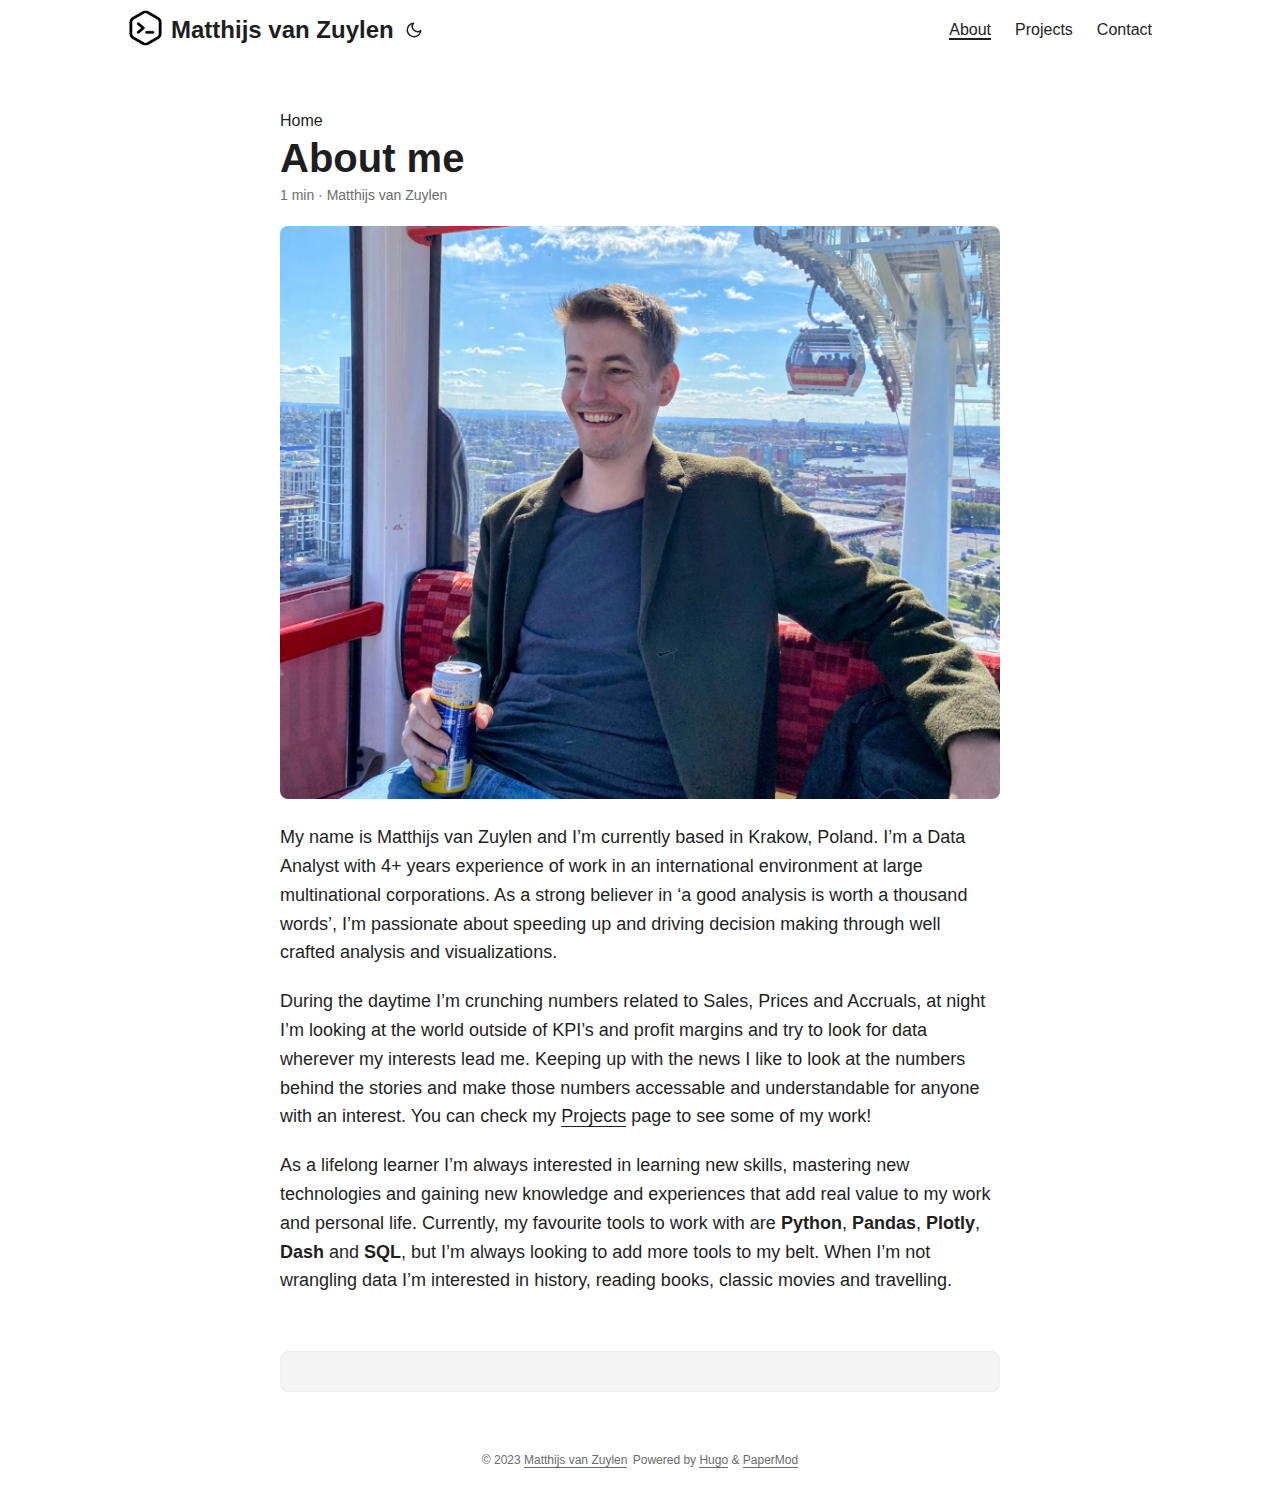
<file: about/index.html>
<!doctype html><html lang=en dir=auto><head><meta charset=utf-8><meta http-equiv=x-ua-compatible content="IE=edge"><meta name=viewport content="width=device-width,initial-scale=1,shrink-to-fit=no"><meta name=robots content="index, follow"><title>About me | Matthijs van Zuylen</title><meta name=keywords content><meta name=description content="My name is Matthijs van Zuylen and I&rsquo;m currently based in Krakow, Poland. I&rsquo;m a Data Analyst with 4+ years experience of work in an international environment at large multinational corporations. As a strong believer in &lsquo;A good analysis is worth a thousand words&rsquo;, I&rsquo;m passionate about speeding up and driving decision making through well crafted analysis and visualizations. During the daytime I&rsquo;m crunching numbers related to Sales, Prices and Accruals, at night I&rsquo;m looking at the world outside of KPI&rsquo;s and profit margins and try to look for data wherever my interests lead me."><meta name=author content="Matthijs van Zuylen"><link rel=canonical href=https://matthijsvz88.github.io/about/><link crossorigin=anonymous href=https://matthijsvz88.github.io/assets/css/stylesheet.min.034ca62fa23e1a5cfde329cf41de667fa01bcf1c752fd52da721520e3ac959b1.css integrity="sha256-A0ymL6I+Glz94ynPQd5mf6Abzxx1L9UtpyFSDjrJWbE=" rel="preload stylesheet" as=style><script defer crossorigin=anonymous src=https://matthijsvz88.github.io/assets/js/highlight.min.b95bacdc39e37a332a9f883b1e78be4abc1fdca2bc1f2641f55e3cd3dabd4d61.js integrity="sha256-uVus3DnjejMqn4g7Hni+Srwf3KK8HyZB9V4809q9TWE=" onload=hljs.initHighlightingOnLoad()></script>
<link rel=icon href=https://matthijsvz88.github.io/%3Clink%20/%20abs%20url%3E><link rel=icon type=image/png sizes=16x16 href=https://matthijsvz88.github.io/%3Clink%20/%20abs%20url%3E><link rel=icon type=image/png sizes=32x32 href=https://matthijsvz88.github.io/%3Clink%20/%20abs%20url%3E><link rel=apple-touch-icon href=https://matthijsvz88.github.io/%3Clink%20/%20abs%20url%3E><link rel=mask-icon href=https://matthijsvz88.github.io/%3Clink%20/%20abs%20url%3E><meta name=theme-color content="#2e2e33"><meta name=msapplication-TileColor content="#2e2e33"><noscript><style>#theme-toggle,.top-link{display:none}</style></noscript><meta property="og:title" content="About me"><meta property="og:description" content="My name is Matthijs van Zuylen and I&rsquo;m currently based in Krakow, Poland. I&rsquo;m a Data Analyst with 4+ years experience of work in an international environment at large multinational corporations. As a strong believer in &lsquo;A good analysis is worth a thousand words&rsquo;, I&rsquo;m passionate about speeding up and driving decision making through well crafted analysis and visualizations. During the daytime I&rsquo;m crunching numbers related to Sales, Prices and Accruals, at night I&rsquo;m looking at the world outside of KPI&rsquo;s and profit margins and try to look for data wherever my interests lead me."><meta property="og:type" content="article"><meta property="og:url" content="https://matthijsvz88.github.io/about/"><meta property="og:image" content="https://matthijsvz88.github.io/about/images/mvzcover.png"><meta property="article:section" content><meta property="og:site_name" content="MatthijsvanZuylen"><meta name=twitter:card content="summary_large_image"><meta name=twitter:image content="https://matthijsvz88.github.io/about/images/mvzcover.png"><meta name=twitter:title content="About me"><meta name=twitter:description content="My name is Matthijs van Zuylen and I&rsquo;m currently based in Krakow, Poland. I&rsquo;m a Data Analyst with 4+ years experience of work in an international environment at large multinational corporations. As a strong believer in &lsquo;A good analysis is worth a thousand words&rsquo;, I&rsquo;m passionate about speeding up and driving decision making through well crafted analysis and visualizations. During the daytime I&rsquo;m crunching numbers related to Sales, Prices and Accruals, at night I&rsquo;m looking at the world outside of KPI&rsquo;s and profit margins and try to look for data wherever my interests lead me."><script type=application/ld+json>{"@context":"https://schema.org","@type":"BreadcrumbList","itemListElement":[{"@type":"ListItem","position":1,"name":"About me","item":"https://matthijsvz88.github.io/about/"}]}</script><script type=application/ld+json>{"@context":"https://schema.org","@type":"BlogPosting","headline":"About me","name":"About me","description":"My name is Matthijs van Zuylen and I\u0026rsquo;m currently based in Krakow, Poland. I\u0026rsquo;m a Data Analyst with 4+ years experience of work in an international environment at large multinational corporations. As a strong believer in \u0026lsquo;a good analysis is worth a thousand words\u0026rsquo;, I\u0026rsquo;m passionate about speeding up and driving decision making through well crafted analysis and visualizations. During the daytime I\u0026rsquo;m crunching numbers related to Sales, Prices and Accruals, at night I\u0026rsquo;m looking at the world outside of KPI\u0026rsquo;s and profit margins and try to look for data wherever my interests lead me.","keywords":[],"articleBody":" My name is Matthijs van Zuylen and I’m currently based in Krakow, Poland. I’m a Data Analyst with 4+ years experience of work in an international environment at large multinational corporations. As a strong believer in ‘A good analysis is worth a thousand words’, I’m passionate about speeding up and driving decision making through well crafted analysis and visualizations. During the daytime I’m crunching numbers related to Sales, Prices and Accruals, at night I’m looking at the world outside of KPI’s and profit margins and try to look for data wherever my interests lead me. Keeping up with the news I like to look at the numbers behind the stories and make those numbers accessable and understandable for anyone with an interest. You can check my Projects page to see some of my work!\nAs a lifelong learner I’m always interested in learning new skills, mastering new technologies and gaining new knowledge and experiences that add real value to my work and personal life. Currently, my favourite tools to work with are Python, Pandas, Plotly, Dash and SQL, but I’m always looking to add more tools to my belt. When I’m not wrangling data I’m interested in history, reading books, classic movies and travelling.\n","wordCount":"204","inLanguage":"en","image":"https://matthijsvz88.github.io/about/images/mvzcover.png","datePublished":"0001-01-01T00:00:00Z","dateModified":"0001-01-01T00:00:00Z","author":{"@type":"Person","name":"Matthijs van Zuylen"},"mainEntityOfPage":{"@type":"WebPage","@id":"https://matthijsvz88.github.io/about/"},"publisher":{"@type":"Organization","name":"Matthijs van Zuylen","logo":{"@type":"ImageObject","url":"https://matthijsvz88.github.io/%3Clink%20/%20abs%20url%3E"}}}</script></head><body id=top><script>localStorage.getItem("pref-theme")==="dark"&&document.body.classList.add("dark")</script><header class=header><nav class=nav><div class=logo><a href=https://matthijsvz88.github.io/ accesskey=h title="Matthijs van Zuylen (Alt + H)"><img src=https://matthijsvz88.github.io/images/coding.png alt=logo aria-label=logo height=35>Matthijs van Zuylen</a>
<span class=logo-switches><button id=theme-toggle accesskey=t title="(Alt + T)"><svg id="moon" xmlns="http://www.w3.org/2000/svg" width="24" height="24" viewBox="0 0 24 24" fill="none" stroke="currentcolor" stroke-width="2" stroke-linecap="round" stroke-linejoin="round"><path d="M21 12.79A9 9 0 1111.21 3 7 7 0 0021 12.79z"/></svg><svg id="sun" xmlns="http://www.w3.org/2000/svg" width="24" height="24" viewBox="0 0 24 24" fill="none" stroke="currentcolor" stroke-width="2" stroke-linecap="round" stroke-linejoin="round"><circle cx="12" cy="12" r="5"/><line x1="12" y1="1" x2="12" y2="3"/><line x1="12" y1="21" x2="12" y2="23"/><line x1="4.22" y1="4.22" x2="5.64" y2="5.64"/><line x1="18.36" y1="18.36" x2="19.78" y2="19.78"/><line x1="1" y1="12" x2="3" y2="12"/><line x1="21" y1="12" x2="23" y2="12"/><line x1="4.22" y1="19.78" x2="5.64" y2="18.36"/><line x1="18.36" y1="5.64" x2="19.78" y2="4.22"/></svg></button></span></div><ul id=menu><li><a href=https://matthijsvz88.github.io/about/ title=About><span class=active>About</span></a></li><li><a href=https://matthijsvz88.github.io/projects/ title=Projects><span>Projects</span></a></li><li><a href=https://matthijsvz88.github.io/contact/ title=Contact><span>Contact</span></a></li></ul></nav></header><main class=main><article class=post-single><header class=post-header><div class=breadcrumbs><a href=https://matthijsvz88.github.io/>Home</a></div><h1 class=post-title>About me</h1><div class=post-meta>1 min&nbsp;·&nbsp;Matthijs van Zuylen</div></header><figure class=entry-cover><img loading=lazy src=https://matthijsvz88.github.io/images/mvzcover.png alt></figure><div class=post-content><p>My name is Matthijs van Zuylen and I&rsquo;m currently based in Krakow, Poland. I&rsquo;m a Data Analyst with 4+ years experience of work in an international environment at large multinational corporations. As a strong believer in &lsquo;a good analysis is worth a thousand words&rsquo;, I&rsquo;m passionate about speeding up and driving decision making through well crafted analysis and visualizations.</p><p> During the daytime I&rsquo;m crunching numbers related to Sales, Prices and Accruals, at night I&rsquo;m looking at the world outside of KPI&rsquo;s and profit margins and try to look for data wherever my interests lead me. Keeping up with the news I like to look at the numbers behind the stories and make those numbers accessable and understandable for anyone with an interest. You can check my <a href=https://matthijsvz88.github.io/projects>Projects</a> page to see some of my work!</p><p>As a lifelong learner I&rsquo;m always interested in learning new skills, mastering new technologies and gaining new knowledge and experiences that add real value to my work and personal life. Currently, my favourite tools to work with are <strong>Python</strong>, <strong>Pandas</strong>, <strong>Plotly</strong>, <strong>Dash</strong> and <strong>SQL</strong>, but I&rsquo;m always looking to add more tools to my belt. When I&rsquo;m not wrangling data I&rsquo;m interested in history, reading books, classic movies and travelling.</p></div><footer class=post-footer><div class=share-buttons><a target=_blank rel="noopener noreferrer" aria-label="share About me on twitter" href="https://twitter.com/intent/tweet/?text=About%20me&amp;url=https%3a%2f%2fmatthijsvz88.github.io%2fabout%2f&amp;hashtags="><svg viewBox="0 0 512 512"><path d="M449.446.0C483.971.0 512 28.03 512 62.554v386.892C512 483.97 483.97 512 449.446 512H62.554c-34.524.0-62.554-28.03-62.554-62.554V62.554c0-34.524 28.029-62.554 62.554-62.554h386.892zM195.519 424.544c135.939.0 210.268-112.643 210.268-210.268.0-3.218.0-6.437-.153-9.502 14.406-10.421 26.973-23.448 36.935-38.314-13.18 5.824-27.433 9.809-42.452 11.648 15.326-9.196 26.973-23.602 32.49-40.92-14.252 8.429-30.038 14.56-46.896 17.931-13.487-14.406-32.644-23.295-53.946-23.295-40.767.0-73.87 33.104-73.87 73.87.0 5.824.613 11.494 1.992 16.858-61.456-3.065-115.862-32.49-152.337-77.241-6.284 10.881-9.962 23.601-9.962 37.088.0 25.594 13.027 48.276 32.95 61.456-12.107-.307-23.448-3.678-33.41-9.196v.92c0 35.862 25.441 65.594 59.311 72.49-6.13 1.686-12.72 2.606-19.464 2.606-4.751.0-9.348-.46-13.946-1.38 9.349 29.426 36.628 50.728 68.965 51.341-25.287 19.771-57.164 31.571-91.8 31.571-5.977.0-11.801-.306-17.625-1.073 32.337 21.15 71.264 33.41 112.95 33.41z"/></svg></a><a target=_blank rel="noopener noreferrer" aria-label="share About me on linkedin" href="https://www.linkedin.com/shareArticle?mini=true&amp;url=https%3a%2f%2fmatthijsvz88.github.io%2fabout%2f&amp;title=About%20me&amp;summary=About%20me&amp;source=https%3a%2f%2fmatthijsvz88.github.io%2fabout%2f"><svg viewBox="0 0 512 512"><path d="M449.446.0C483.971.0 512 28.03 512 62.554v386.892C512 483.97 483.97 512 449.446 512H62.554c-34.524.0-62.554-28.03-62.554-62.554V62.554c0-34.524 28.029-62.554 62.554-62.554h386.892zM160.461 423.278V197.561h-75.04v225.717h75.04zm270.539.0V293.839c0-69.333-37.018-101.586-86.381-101.586-39.804.0-57.634 21.891-67.617 37.266v-31.958h-75.021c.995 21.181.0 225.717.0 225.717h75.02V297.222c0-6.748.486-13.492 2.474-18.315 5.414-13.475 17.767-27.434 38.494-27.434 27.135.0 38.007 20.707 38.007 51.037v120.768H431zM123.448 88.722C97.774 88.722 81 105.601 81 127.724c0 21.658 16.264 39.002 41.455 39.002h.484c26.165.0 42.452-17.344 42.452-39.002-.485-22.092-16.241-38.954-41.943-39.002z"/></svg></a><a target=_blank rel="noopener noreferrer" aria-label="share About me on reddit" href="https://reddit.com/submit?url=https%3a%2f%2fmatthijsvz88.github.io%2fabout%2f&title=About%20me"><svg viewBox="0 0 512 512"><path d="M449.446.0C483.971.0 512 28.03 512 62.554v386.892C512 483.97 483.97 512 449.446 512H62.554c-34.524.0-62.554-28.03-62.554-62.554V62.554c0-34.524 28.029-62.554 62.554-62.554h386.892zM446 265.638c0-22.964-18.616-41.58-41.58-41.58-11.211.0-21.361 4.457-28.841 11.666-28.424-20.508-67.586-33.757-111.204-35.278l18.941-89.121 61.884 13.157c.756 15.734 13.642 28.29 29.56 28.29 16.407.0 29.706-13.299 29.706-29.701.0-16.403-13.299-29.702-29.706-29.702-11.666.0-21.657 6.792-26.515 16.578l-69.105-14.69c-1.922-.418-3.939-.042-5.585 1.036-1.658 1.073-2.811 2.761-3.224 4.686l-21.152 99.438c-44.258 1.228-84.046 14.494-112.837 35.232-7.468-7.164-17.589-11.591-28.757-11.591-22.965.0-41.585 18.616-41.585 41.58.0 16.896 10.095 31.41 24.568 37.918-.639 4.135-.99 8.328-.99 12.576.0 63.977 74.469 115.836 166.33 115.836s166.334-51.859 166.334-115.836c0-4.218-.347-8.387-.977-12.493 14.564-6.47 24.735-21.034 24.735-38.001zM326.526 373.831c-20.27 20.241-59.115 21.816-70.534 21.816-11.428.0-50.277-1.575-70.522-21.82-3.007-3.008-3.007-7.882.0-10.889 3.003-2.999 7.882-3.003 10.885.0 12.777 12.781 40.11 17.317 59.637 17.317 19.522.0 46.86-4.536 59.657-17.321 3.016-2.999 7.886-2.995 10.885.008 3.008 3.011 3.003 7.882-.008 10.889zm-5.23-48.781c-16.373.0-29.701-13.324-29.701-29.698.0-16.381 13.328-29.714 29.701-29.714 16.378.0 29.706 13.333 29.706 29.714.0 16.374-13.328 29.698-29.706 29.698zM160.91 295.348c0-16.381 13.328-29.71 29.714-29.71 16.369.0 29.689 13.329 29.689 29.71.0 16.373-13.32 29.693-29.689 29.693-16.386.0-29.714-13.32-29.714-29.693z"/></svg></a><a target=_blank rel="noopener noreferrer" aria-label="share About me on facebook" href="https://facebook.com/sharer/sharer.php?u=https%3a%2f%2fmatthijsvz88.github.io%2fabout%2f"><svg viewBox="0 0 512 512"><path d="M449.446.0C483.971.0 512 28.03 512 62.554v386.892C512 483.97 483.97 512 449.446 512H342.978V319.085h66.6l12.672-82.621h-79.272v-53.617c0-22.603 11.073-44.636 46.58-44.636H425.6v-70.34s-32.71-5.582-63.982-5.582c-65.288.0-107.96 39.569-107.96 111.204v62.971h-72.573v82.621h72.573V512h-191.104c-34.524.0-62.554-28.03-62.554-62.554V62.554c0-34.524 28.029-62.554 62.554-62.554h386.892z"/></svg></a><a target=_blank rel="noopener noreferrer" aria-label="share About me on whatsapp" href="https://api.whatsapp.com/send?text=About%20me%20-%20https%3a%2f%2fmatthijsvz88.github.io%2fabout%2f"><svg viewBox="0 0 512 512"><path d="M449.446.0C483.971.0 512 28.03 512 62.554v386.892C512 483.97 483.97 512 449.446 512H62.554c-34.524.0-62.554-28.03-62.554-62.554V62.554c0-34.524 28.029-62.554 62.554-62.554h386.892zm-58.673 127.703c-33.842-33.881-78.847-52.548-126.798-52.568-98.799.0-179.21 80.405-179.249 179.234-.013 31.593 8.241 62.428 23.927 89.612l-25.429 92.884 95.021-24.925c26.181 14.28 55.659 21.807 85.658 21.816h.074c98.789.0 179.206-80.413 179.247-179.243.018-47.895-18.61-92.93-52.451-126.81zM263.976 403.485h-.06c-26.734-.01-52.954-7.193-75.828-20.767l-5.441-3.229-56.386 14.792 15.05-54.977-3.542-5.637c-14.913-23.72-22.791-51.136-22.779-79.287.033-82.142 66.867-148.971 149.046-148.971 39.793.014 77.199 15.531 105.329 43.692 28.128 28.16 43.609 65.592 43.594 105.4-.034 82.149-66.866 148.983-148.983 148.984zm81.721-111.581c-4.479-2.242-26.499-13.075-30.604-14.571-4.105-1.495-7.091-2.241-10.077 2.241-2.986 4.483-11.569 14.572-14.182 17.562-2.612 2.988-5.225 3.364-9.703 1.12-4.479-2.241-18.91-6.97-36.017-22.23C231.8 264.15 222.81 249.484 220.198 245s-.279-6.908 1.963-9.14c2.016-2.007 4.48-5.232 6.719-7.847 2.24-2.615 2.986-4.484 4.479-7.472 1.493-2.99.747-5.604-.374-7.846-1.119-2.241-10.077-24.288-13.809-33.256-3.635-8.733-7.327-7.55-10.077-7.688-2.609-.13-5.598-.158-8.583-.158-2.986.0-7.839 1.121-11.944 5.604-4.105 4.484-15.675 15.32-15.675 37.364.0 22.046 16.048 43.342 18.287 46.332 2.24 2.99 31.582 48.227 76.511 67.627 10.685 4.615 19.028 7.371 25.533 9.434 10.728 3.41 20.492 2.929 28.209 1.775 8.605-1.285 26.499-10.833 30.231-21.295 3.732-10.464 3.732-19.431 2.612-21.298-1.119-1.869-4.105-2.99-8.583-5.232z"/></svg></a><a target=_blank rel="noopener noreferrer" aria-label="share About me on telegram" href="https://telegram.me/share/url?text=About%20me&amp;url=https%3a%2f%2fmatthijsvz88.github.io%2fabout%2f"><svg viewBox="2 2 28 28"><path d="M26.49 29.86H5.5a3.37 3.37.0 01-2.47-1 3.35 3.35.0 01-1-2.47V5.48A3.36 3.36.0 013 3 3.37 3.37.0 015.5 2h21A3.38 3.38.0 0129 3a3.36 3.36.0 011 2.46V26.37a3.35 3.35.0 01-1 2.47 3.38 3.38.0 01-2.51 1.02zm-5.38-6.71a.79.79.0 00.85-.66L24.73 9.24a.55.55.0 00-.18-.46.62.62.0 00-.41-.17q-.08.0-16.53 6.11a.59.59.0 00-.41.59.57.57.0 00.43.52l4 1.24 1.61 4.83a.62.62.0 00.63.43.56.56.0 00.4-.17L16.54 20l4.09 3A.9.9.0 0021.11 23.15zM13.8 20.71l-1.21-4q8.72-5.55 8.78-5.55c.15.0.23.0.23.16a.18.18.0 010 .06s-2.51 2.3-7.52 6.8z"/></svg></a></div></footer></article></main><footer class=footer><span>&copy; 2023 <a href=https://matthijsvz88.github.io/>Matthijs van Zuylen</a></span>
<span>Powered by
<a href=https://gohugo.io/ rel="noopener noreferrer" target=_blank>Hugo</a> &
        <a href=https://git.io/hugopapermod rel=noopener target=_blank>PaperMod</a></span></footer><a href=#top aria-label="go to top" title="Go to Top (Alt + G)" class=top-link id=top-link accesskey=g><svg xmlns="http://www.w3.org/2000/svg" viewBox="0 0 12 6" fill="currentcolor"><path d="M12 6H0l6-6z"/></svg></a><script>let menu=document.getElementById("menu");menu&&(menu.scrollLeft=localStorage.getItem("menu-scroll-position"),menu.onscroll=function(){localStorage.setItem("menu-scroll-position",menu.scrollLeft)}),document.querySelectorAll('a[href^="#"]').forEach(e=>{e.addEventListener("click",function(e){e.preventDefault();var t=this.getAttribute("href").substr(1);window.matchMedia("(prefers-reduced-motion: reduce)").matches?document.querySelector(`[id='${decodeURIComponent(t)}']`).scrollIntoView():document.querySelector(`[id='${decodeURIComponent(t)}']`).scrollIntoView({behavior:"smooth"}),t==="top"?history.replaceState(null,null," "):history.pushState(null,null,`#${t}`)})})</script><script>var mybutton=document.getElementById("top-link");window.onscroll=function(){document.body.scrollTop>800||document.documentElement.scrollTop>800?(mybutton.style.visibility="visible",mybutton.style.opacity="1"):(mybutton.style.visibility="hidden",mybutton.style.opacity="0")}</script><script>document.getElementById("theme-toggle").addEventListener("click",()=>{document.body.className.includes("dark")?(document.body.classList.remove("dark"),localStorage.setItem("pref-theme","light")):(document.body.classList.add("dark"),localStorage.setItem("pref-theme","dark"))})</script></body></html>
</file>
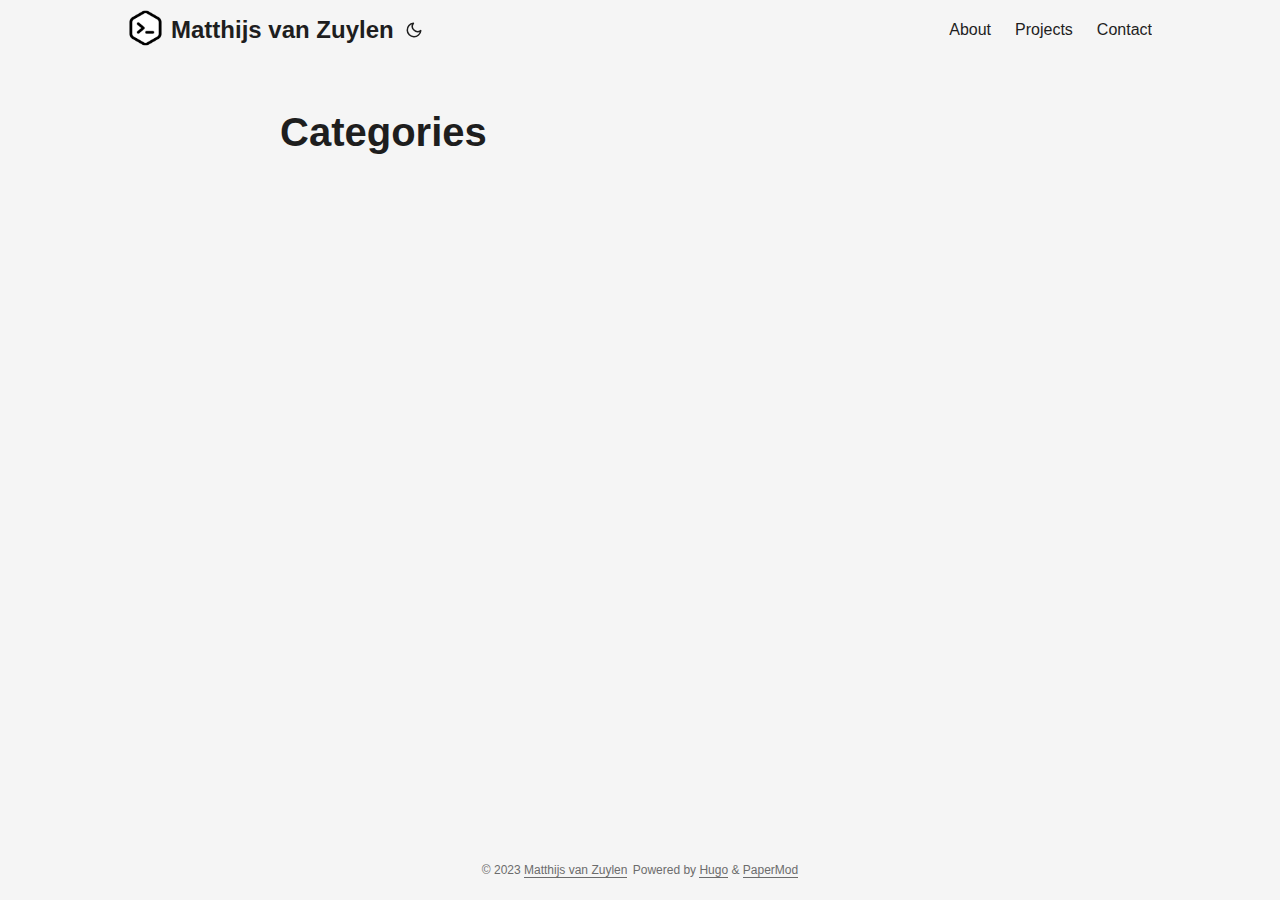
<file: categories/index.html>
<!doctype html><html lang=en dir=auto><head><meta charset=utf-8><meta http-equiv=x-ua-compatible content="IE=edge"><meta name=viewport content="width=device-width,initial-scale=1,shrink-to-fit=no"><meta name=robots content="index, follow"><title>Categories | Matthijs van Zuylen</title><meta name=keywords content><meta name=description content="This is the website of Matthijs van Zuylen"><meta name=author content="Matthijs van Zuylen"><link rel=canonical href=https://matthijsvz88.github.io/categories/><link crossorigin=anonymous href=https://matthijsvz88.github.io/assets/css/stylesheet.min.034ca62fa23e1a5cfde329cf41de667fa01bcf1c752fd52da721520e3ac959b1.css integrity="sha256-A0ymL6I+Glz94ynPQd5mf6Abzxx1L9UtpyFSDjrJWbE=" rel="preload stylesheet" as=style><link rel=icon href=https://matthijsvz88.github.io/%3Clink%20/%20abs%20url%3E><link rel=icon type=image/png sizes=16x16 href=https://matthijsvz88.github.io/%3Clink%20/%20abs%20url%3E><link rel=icon type=image/png sizes=32x32 href=https://matthijsvz88.github.io/%3Clink%20/%20abs%20url%3E><link rel=apple-touch-icon href=https://matthijsvz88.github.io/%3Clink%20/%20abs%20url%3E><link rel=mask-icon href=https://matthijsvz88.github.io/%3Clink%20/%20abs%20url%3E><meta name=theme-color content="#2e2e33"><meta name=msapplication-TileColor content="#2e2e33"><link rel=alternate type=application/rss+xml href=https://matthijsvz88.github.io/categories/index.xml><noscript><style>#theme-toggle,.top-link{display:none}</style></noscript><meta property="og:title" content="Categories"><meta property="og:description" content="This is the website of Matthijs van Zuylen"><meta property="og:type" content="website"><meta property="og:url" content="https://matthijsvz88.github.io/categories/"><meta property="og:image" content="https://matthijsvz88.github.io/%3Clink%20or%20path%20of%20image%20for%20opengraph,%20twitter-cards%3E"><meta property="og:site_name" content="MatthijsvanZuylen"><meta name=twitter:card content="summary_large_image"><meta name=twitter:image content="https://matthijsvz88.github.io/%3Clink%20or%20path%20of%20image%20for%20opengraph,%20twitter-cards%3E"><meta name=twitter:title content="Categories"><meta name=twitter:description content="This is the website of Matthijs van Zuylen"></head><body class=list id=top><script>localStorage.getItem("pref-theme")==="dark"&&document.body.classList.add("dark")</script><header class=header><nav class=nav><div class=logo><a href=https://matthijsvz88.github.io/ accesskey=h title="Matthijs van Zuylen (Alt + H)"><img src=https://matthijsvz88.github.io/images/coding.png alt=logo aria-label=logo height=35>Matthijs van Zuylen</a>
<span class=logo-switches><button id=theme-toggle accesskey=t title="(Alt + T)"><svg id="moon" xmlns="http://www.w3.org/2000/svg" width="24" height="24" viewBox="0 0 24 24" fill="none" stroke="currentcolor" stroke-width="2" stroke-linecap="round" stroke-linejoin="round"><path d="M21 12.79A9 9 0 1111.21 3 7 7 0 0021 12.79z"/></svg><svg id="sun" xmlns="http://www.w3.org/2000/svg" width="24" height="24" viewBox="0 0 24 24" fill="none" stroke="currentcolor" stroke-width="2" stroke-linecap="round" stroke-linejoin="round"><circle cx="12" cy="12" r="5"/><line x1="12" y1="1" x2="12" y2="3"/><line x1="12" y1="21" x2="12" y2="23"/><line x1="4.22" y1="4.22" x2="5.64" y2="5.64"/><line x1="18.36" y1="18.36" x2="19.78" y2="19.78"/><line x1="1" y1="12" x2="3" y2="12"/><line x1="21" y1="12" x2="23" y2="12"/><line x1="4.22" y1="19.78" x2="5.64" y2="18.36"/><line x1="18.36" y1="5.64" x2="19.78" y2="4.22"/></svg></button></span></div><ul id=menu><li><a href=https://matthijsvz88.github.io/about/ title=About><span>About</span></a></li><li><a href=https://matthijsvz88.github.io/projects/ title=Projects><span>Projects</span></a></li><li><a href=https://matthijsvz88.github.io/contact/ title=Contact><span>Contact</span></a></li></ul></nav></header><main class=main><header class=page-header><h1>Categories</h1></header><ul class=terms-tags></ul></main><footer class=footer><span>&copy; 2023 <a href=https://matthijsvz88.github.io/>Matthijs van Zuylen</a></span>
<span>Powered by
<a href=https://gohugo.io/ rel="noopener noreferrer" target=_blank>Hugo</a> &
        <a href=https://git.io/hugopapermod rel=noopener target=_blank>PaperMod</a></span></footer><a href=#top aria-label="go to top" title="Go to Top (Alt + G)" class=top-link id=top-link accesskey=g><svg xmlns="http://www.w3.org/2000/svg" viewBox="0 0 12 6" fill="currentcolor"><path d="M12 6H0l6-6z"/></svg></a><script>let menu=document.getElementById("menu");menu&&(menu.scrollLeft=localStorage.getItem("menu-scroll-position"),menu.onscroll=function(){localStorage.setItem("menu-scroll-position",menu.scrollLeft)}),document.querySelectorAll('a[href^="#"]').forEach(e=>{e.addEventListener("click",function(e){e.preventDefault();var t=this.getAttribute("href").substr(1);window.matchMedia("(prefers-reduced-motion: reduce)").matches?document.querySelector(`[id='${decodeURIComponent(t)}']`).scrollIntoView():document.querySelector(`[id='${decodeURIComponent(t)}']`).scrollIntoView({behavior:"smooth"}),t==="top"?history.replaceState(null,null," "):history.pushState(null,null,`#${t}`)})})</script><script>var mybutton=document.getElementById("top-link");window.onscroll=function(){document.body.scrollTop>800||document.documentElement.scrollTop>800?(mybutton.style.visibility="visible",mybutton.style.opacity="1"):(mybutton.style.visibility="hidden",mybutton.style.opacity="0")}</script><script>document.getElementById("theme-toggle").addEventListener("click",()=>{document.body.className.includes("dark")?(document.body.classList.remove("dark"),localStorage.setItem("pref-theme","light")):(document.body.classList.add("dark"),localStorage.setItem("pref-theme","dark"))})</script></body></html>
</file>
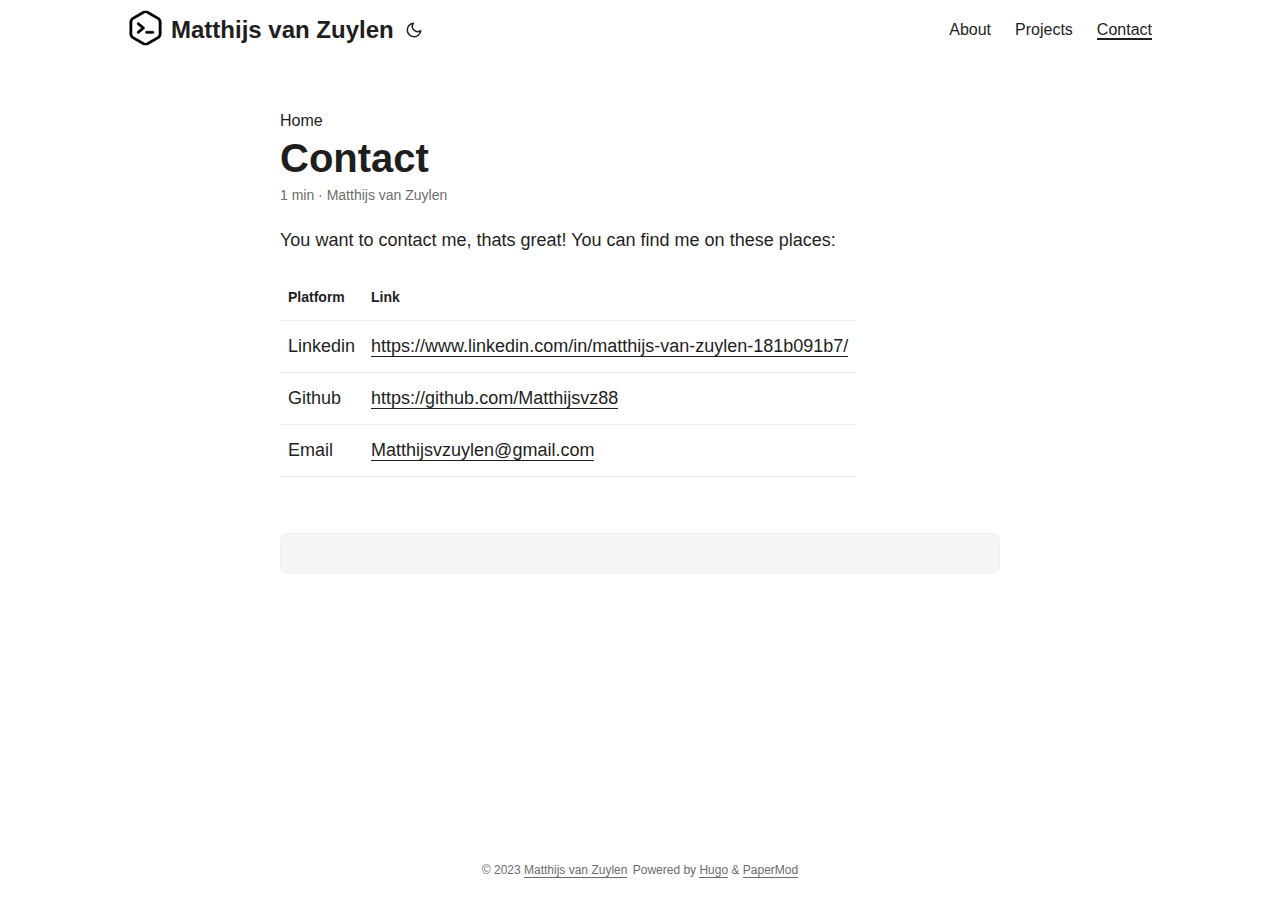
<file: contact/index.html>
<!doctype html><html lang=en dir=auto><head><meta charset=utf-8><meta http-equiv=x-ua-compatible content="IE=edge"><meta name=viewport content="width=device-width,initial-scale=1,shrink-to-fit=no"><meta name=robots content="index, follow"><title>Contact | Matthijs van Zuylen</title><meta name=keywords content><meta name=description content="You want to contact me, thats great! You can find me on these places:
Platform Link Linkedin https://www.linkedin.com/in/matthijs-van-zuylen-181b091b7/ Github https://github.com/Matthijsvz88 Email Matthijsvzuylen@gmail.com "><meta name=author content="Matthijs van Zuylen"><link rel=canonical href=https://matthijsvz88.github.io/contact/><link crossorigin=anonymous href=https://matthijsvz88.github.io/assets/css/stylesheet.min.034ca62fa23e1a5cfde329cf41de667fa01bcf1c752fd52da721520e3ac959b1.css integrity="sha256-A0ymL6I+Glz94ynPQd5mf6Abzxx1L9UtpyFSDjrJWbE=" rel="preload stylesheet" as=style><script defer crossorigin=anonymous src=https://matthijsvz88.github.io/assets/js/highlight.min.b95bacdc39e37a332a9f883b1e78be4abc1fdca2bc1f2641f55e3cd3dabd4d61.js integrity="sha256-uVus3DnjejMqn4g7Hni+Srwf3KK8HyZB9V4809q9TWE=" onload=hljs.initHighlightingOnLoad()></script>
<link rel=icon href=https://matthijsvz88.github.io/%3Clink%20/%20abs%20url%3E><link rel=icon type=image/png sizes=16x16 href=https://matthijsvz88.github.io/%3Clink%20/%20abs%20url%3E><link rel=icon type=image/png sizes=32x32 href=https://matthijsvz88.github.io/%3Clink%20/%20abs%20url%3E><link rel=apple-touch-icon href=https://matthijsvz88.github.io/%3Clink%20/%20abs%20url%3E><link rel=mask-icon href=https://matthijsvz88.github.io/%3Clink%20/%20abs%20url%3E><meta name=theme-color content="#2e2e33"><meta name=msapplication-TileColor content="#2e2e33"><noscript><style>#theme-toggle,.top-link{display:none}</style></noscript><meta property="og:title" content="Contact"><meta property="og:description" content="You want to contact me, thats great! You can find me on these places:
Platform Link Linkedin https://www.linkedin.com/in/matthijs-van-zuylen-181b091b7/ Github https://github.com/Matthijsvz88 Email Matthijsvzuylen@gmail.com "><meta property="og:type" content="article"><meta property="og:url" content="https://matthijsvz88.github.io/contact/"><meta property="og:image" content="https://matthijsvz88.github.io/%3Clink%20or%20path%20of%20image%20for%20opengraph,%20twitter-cards%3E"><meta property="article:section" content><meta property="og:site_name" content="MatthijsvanZuylen"><meta name=twitter:card content="summary_large_image"><meta name=twitter:image content="https://matthijsvz88.github.io/%3Clink%20or%20path%20of%20image%20for%20opengraph,%20twitter-cards%3E"><meta name=twitter:title content="Contact"><meta name=twitter:description content="You want to contact me, thats great! You can find me on these places:
Platform Link Linkedin https://www.linkedin.com/in/matthijs-van-zuylen-181b091b7/ Github https://github.com/Matthijsvz88 Email Matthijsvzuylen@gmail.com "><script type=application/ld+json>{"@context":"https://schema.org","@type":"BreadcrumbList","itemListElement":[{"@type":"ListItem","position":1,"name":"Contact","item":"https://matthijsvz88.github.io/contact/"}]}</script><script type=application/ld+json>{"@context":"https://schema.org","@type":"BlogPosting","headline":"Contact","name":"Contact","description":"You want to contact me, thats great! You can find me on these places:\nPlatform Link Linkedin https://www.linkedin.com/in/matthijs-van-zuylen-181b091b7/ Github https://github.com/Matthijsvz88 Email Matthijsvzuylen@gmail.com ","keywords":[],"articleBody":"You want to contact me, thats great! You can find me on these places:\nPlatform Link Linkedin https://www.linkedin.com/in/matthijs-van-zuylen-181b091b7/ Github https://github.com/Matthijsvz88 Email Matthijsvzuylen@gmail.com ","wordCount":"22","inLanguage":"en","datePublished":"0001-01-01T00:00:00Z","dateModified":"0001-01-01T00:00:00Z","author":{"@type":"Person","name":"Matthijs van Zuylen"},"mainEntityOfPage":{"@type":"WebPage","@id":"https://matthijsvz88.github.io/contact/"},"publisher":{"@type":"Organization","name":"Matthijs van Zuylen","logo":{"@type":"ImageObject","url":"https://matthijsvz88.github.io/%3Clink%20/%20abs%20url%3E"}}}</script></head><body id=top><script>localStorage.getItem("pref-theme")==="dark"&&document.body.classList.add("dark")</script><header class=header><nav class=nav><div class=logo><a href=https://matthijsvz88.github.io/ accesskey=h title="Matthijs van Zuylen (Alt + H)"><img src=https://matthijsvz88.github.io/images/coding.png alt=logo aria-label=logo height=35>Matthijs van Zuylen</a>
<span class=logo-switches><button id=theme-toggle accesskey=t title="(Alt + T)"><svg id="moon" xmlns="http://www.w3.org/2000/svg" width="24" height="24" viewBox="0 0 24 24" fill="none" stroke="currentcolor" stroke-width="2" stroke-linecap="round" stroke-linejoin="round"><path d="M21 12.79A9 9 0 1111.21 3 7 7 0 0021 12.79z"/></svg><svg id="sun" xmlns="http://www.w3.org/2000/svg" width="24" height="24" viewBox="0 0 24 24" fill="none" stroke="currentcolor" stroke-width="2" stroke-linecap="round" stroke-linejoin="round"><circle cx="12" cy="12" r="5"/><line x1="12" y1="1" x2="12" y2="3"/><line x1="12" y1="21" x2="12" y2="23"/><line x1="4.22" y1="4.22" x2="5.64" y2="5.64"/><line x1="18.36" y1="18.36" x2="19.78" y2="19.78"/><line x1="1" y1="12" x2="3" y2="12"/><line x1="21" y1="12" x2="23" y2="12"/><line x1="4.22" y1="19.78" x2="5.64" y2="18.36"/><line x1="18.36" y1="5.64" x2="19.78" y2="4.22"/></svg></button></span></div><ul id=menu><li><a href=https://matthijsvz88.github.io/about/ title=About><span>About</span></a></li><li><a href=https://matthijsvz88.github.io/projects/ title=Projects><span>Projects</span></a></li><li><a href=https://matthijsvz88.github.io/contact/ title=Contact><span class=active>Contact</span></a></li></ul></nav></header><main class=main><article class=post-single><header class=post-header><div class=breadcrumbs><a href=https://matthijsvz88.github.io/>Home</a></div><h1 class=post-title>Contact</h1><div class=post-meta>1 min&nbsp;·&nbsp;Matthijs van Zuylen</div></header><div class=post-content><p>You want to contact me, thats great! You can find me on these places:</p><table><thead><tr><th>Platform</th><th>Link</th></tr></thead><tbody><tr><td>Linkedin</td><td><a href=https://www.linkedin.com/in/matthijs-van-zuylen-181b091b7/>https://www.linkedin.com/in/matthijs-van-zuylen-181b091b7/</a></td></tr><tr><td>Github</td><td><a href=https://github.com/Matthijsvz88>https://github.com/Matthijsvz88</a></td></tr><tr><td>Email</td><td><a href=mailto:Matthijsvzuylen@gmail.com>Matthijsvzuylen@gmail.com</a></td></tr></tbody></table></div><footer class=post-footer><div class=share-buttons><a target=_blank rel="noopener noreferrer" aria-label="share Contact on twitter" href="https://twitter.com/intent/tweet/?text=Contact&amp;url=https%3a%2f%2fmatthijsvz88.github.io%2fcontact%2f&amp;hashtags="><svg viewBox="0 0 512 512"><path d="M449.446.0C483.971.0 512 28.03 512 62.554v386.892C512 483.97 483.97 512 449.446 512H62.554c-34.524.0-62.554-28.03-62.554-62.554V62.554c0-34.524 28.029-62.554 62.554-62.554h386.892zM195.519 424.544c135.939.0 210.268-112.643 210.268-210.268.0-3.218.0-6.437-.153-9.502 14.406-10.421 26.973-23.448 36.935-38.314-13.18 5.824-27.433 9.809-42.452 11.648 15.326-9.196 26.973-23.602 32.49-40.92-14.252 8.429-30.038 14.56-46.896 17.931-13.487-14.406-32.644-23.295-53.946-23.295-40.767.0-73.87 33.104-73.87 73.87.0 5.824.613 11.494 1.992 16.858-61.456-3.065-115.862-32.49-152.337-77.241-6.284 10.881-9.962 23.601-9.962 37.088.0 25.594 13.027 48.276 32.95 61.456-12.107-.307-23.448-3.678-33.41-9.196v.92c0 35.862 25.441 65.594 59.311 72.49-6.13 1.686-12.72 2.606-19.464 2.606-4.751.0-9.348-.46-13.946-1.38 9.349 29.426 36.628 50.728 68.965 51.341-25.287 19.771-57.164 31.571-91.8 31.571-5.977.0-11.801-.306-17.625-1.073 32.337 21.15 71.264 33.41 112.95 33.41z"/></svg></a><a target=_blank rel="noopener noreferrer" aria-label="share Contact on linkedin" href="https://www.linkedin.com/shareArticle?mini=true&amp;url=https%3a%2f%2fmatthijsvz88.github.io%2fcontact%2f&amp;title=Contact&amp;summary=Contact&amp;source=https%3a%2f%2fmatthijsvz88.github.io%2fcontact%2f"><svg viewBox="0 0 512 512"><path d="M449.446.0C483.971.0 512 28.03 512 62.554v386.892C512 483.97 483.97 512 449.446 512H62.554c-34.524.0-62.554-28.03-62.554-62.554V62.554c0-34.524 28.029-62.554 62.554-62.554h386.892zM160.461 423.278V197.561h-75.04v225.717h75.04zm270.539.0V293.839c0-69.333-37.018-101.586-86.381-101.586-39.804.0-57.634 21.891-67.617 37.266v-31.958h-75.021c.995 21.181.0 225.717.0 225.717h75.02V297.222c0-6.748.486-13.492 2.474-18.315 5.414-13.475 17.767-27.434 38.494-27.434 27.135.0 38.007 20.707 38.007 51.037v120.768H431zM123.448 88.722C97.774 88.722 81 105.601 81 127.724c0 21.658 16.264 39.002 41.455 39.002h.484c26.165.0 42.452-17.344 42.452-39.002-.485-22.092-16.241-38.954-41.943-39.002z"/></svg></a><a target=_blank rel="noopener noreferrer" aria-label="share Contact on reddit" href="https://reddit.com/submit?url=https%3a%2f%2fmatthijsvz88.github.io%2fcontact%2f&title=Contact"><svg viewBox="0 0 512 512"><path d="M449.446.0C483.971.0 512 28.03 512 62.554v386.892C512 483.97 483.97 512 449.446 512H62.554c-34.524.0-62.554-28.03-62.554-62.554V62.554c0-34.524 28.029-62.554 62.554-62.554h386.892zM446 265.638c0-22.964-18.616-41.58-41.58-41.58-11.211.0-21.361 4.457-28.841 11.666-28.424-20.508-67.586-33.757-111.204-35.278l18.941-89.121 61.884 13.157c.756 15.734 13.642 28.29 29.56 28.29 16.407.0 29.706-13.299 29.706-29.701.0-16.403-13.299-29.702-29.706-29.702-11.666.0-21.657 6.792-26.515 16.578l-69.105-14.69c-1.922-.418-3.939-.042-5.585 1.036-1.658 1.073-2.811 2.761-3.224 4.686l-21.152 99.438c-44.258 1.228-84.046 14.494-112.837 35.232-7.468-7.164-17.589-11.591-28.757-11.591-22.965.0-41.585 18.616-41.585 41.58.0 16.896 10.095 31.41 24.568 37.918-.639 4.135-.99 8.328-.99 12.576.0 63.977 74.469 115.836 166.33 115.836s166.334-51.859 166.334-115.836c0-4.218-.347-8.387-.977-12.493 14.564-6.47 24.735-21.034 24.735-38.001zM326.526 373.831c-20.27 20.241-59.115 21.816-70.534 21.816-11.428.0-50.277-1.575-70.522-21.82-3.007-3.008-3.007-7.882.0-10.889 3.003-2.999 7.882-3.003 10.885.0 12.777 12.781 40.11 17.317 59.637 17.317 19.522.0 46.86-4.536 59.657-17.321 3.016-2.999 7.886-2.995 10.885.008 3.008 3.011 3.003 7.882-.008 10.889zm-5.23-48.781c-16.373.0-29.701-13.324-29.701-29.698.0-16.381 13.328-29.714 29.701-29.714 16.378.0 29.706 13.333 29.706 29.714.0 16.374-13.328 29.698-29.706 29.698zM160.91 295.348c0-16.381 13.328-29.71 29.714-29.71 16.369.0 29.689 13.329 29.689 29.71.0 16.373-13.32 29.693-29.689 29.693-16.386.0-29.714-13.32-29.714-29.693z"/></svg></a><a target=_blank rel="noopener noreferrer" aria-label="share Contact on facebook" href="https://facebook.com/sharer/sharer.php?u=https%3a%2f%2fmatthijsvz88.github.io%2fcontact%2f"><svg viewBox="0 0 512 512"><path d="M449.446.0C483.971.0 512 28.03 512 62.554v386.892C512 483.97 483.97 512 449.446 512H342.978V319.085h66.6l12.672-82.621h-79.272v-53.617c0-22.603 11.073-44.636 46.58-44.636H425.6v-70.34s-32.71-5.582-63.982-5.582c-65.288.0-107.96 39.569-107.96 111.204v62.971h-72.573v82.621h72.573V512h-191.104c-34.524.0-62.554-28.03-62.554-62.554V62.554c0-34.524 28.029-62.554 62.554-62.554h386.892z"/></svg></a><a target=_blank rel="noopener noreferrer" aria-label="share Contact on whatsapp" href="https://api.whatsapp.com/send?text=Contact%20-%20https%3a%2f%2fmatthijsvz88.github.io%2fcontact%2f"><svg viewBox="0 0 512 512"><path d="M449.446.0C483.971.0 512 28.03 512 62.554v386.892C512 483.97 483.97 512 449.446 512H62.554c-34.524.0-62.554-28.03-62.554-62.554V62.554c0-34.524 28.029-62.554 62.554-62.554h386.892zm-58.673 127.703c-33.842-33.881-78.847-52.548-126.798-52.568-98.799.0-179.21 80.405-179.249 179.234-.013 31.593 8.241 62.428 23.927 89.612l-25.429 92.884 95.021-24.925c26.181 14.28 55.659 21.807 85.658 21.816h.074c98.789.0 179.206-80.413 179.247-179.243.018-47.895-18.61-92.93-52.451-126.81zM263.976 403.485h-.06c-26.734-.01-52.954-7.193-75.828-20.767l-5.441-3.229-56.386 14.792 15.05-54.977-3.542-5.637c-14.913-23.72-22.791-51.136-22.779-79.287.033-82.142 66.867-148.971 149.046-148.971 39.793.014 77.199 15.531 105.329 43.692 28.128 28.16 43.609 65.592 43.594 105.4-.034 82.149-66.866 148.983-148.983 148.984zm81.721-111.581c-4.479-2.242-26.499-13.075-30.604-14.571-4.105-1.495-7.091-2.241-10.077 2.241-2.986 4.483-11.569 14.572-14.182 17.562-2.612 2.988-5.225 3.364-9.703 1.12-4.479-2.241-18.91-6.97-36.017-22.23C231.8 264.15 222.81 249.484 220.198 245s-.279-6.908 1.963-9.14c2.016-2.007 4.48-5.232 6.719-7.847 2.24-2.615 2.986-4.484 4.479-7.472 1.493-2.99.747-5.604-.374-7.846-1.119-2.241-10.077-24.288-13.809-33.256-3.635-8.733-7.327-7.55-10.077-7.688-2.609-.13-5.598-.158-8.583-.158-2.986.0-7.839 1.121-11.944 5.604-4.105 4.484-15.675 15.32-15.675 37.364.0 22.046 16.048 43.342 18.287 46.332 2.24 2.99 31.582 48.227 76.511 67.627 10.685 4.615 19.028 7.371 25.533 9.434 10.728 3.41 20.492 2.929 28.209 1.775 8.605-1.285 26.499-10.833 30.231-21.295 3.732-10.464 3.732-19.431 2.612-21.298-1.119-1.869-4.105-2.99-8.583-5.232z"/></svg></a><a target=_blank rel="noopener noreferrer" aria-label="share Contact on telegram" href="https://telegram.me/share/url?text=Contact&amp;url=https%3a%2f%2fmatthijsvz88.github.io%2fcontact%2f"><svg viewBox="2 2 28 28"><path d="M26.49 29.86H5.5a3.37 3.37.0 01-2.47-1 3.35 3.35.0 01-1-2.47V5.48A3.36 3.36.0 013 3 3.37 3.37.0 015.5 2h21A3.38 3.38.0 0129 3a3.36 3.36.0 011 2.46V26.37a3.35 3.35.0 01-1 2.47 3.38 3.38.0 01-2.51 1.02zm-5.38-6.71a.79.79.0 00.85-.66L24.73 9.24a.55.55.0 00-.18-.46.62.62.0 00-.41-.17q-.08.0-16.53 6.11a.59.59.0 00-.41.59.57.57.0 00.43.52l4 1.24 1.61 4.83a.62.62.0 00.63.43.56.56.0 00.4-.17L16.54 20l4.09 3A.9.9.0 0021.11 23.15zM13.8 20.71l-1.21-4q8.72-5.55 8.78-5.55c.15.0.23.0.23.16a.18.18.0 010 .06s-2.51 2.3-7.52 6.8z"/></svg></a></div></footer></article></main><footer class=footer><span>&copy; 2023 <a href=https://matthijsvz88.github.io/>Matthijs van Zuylen</a></span>
<span>Powered by
<a href=https://gohugo.io/ rel="noopener noreferrer" target=_blank>Hugo</a> &
        <a href=https://git.io/hugopapermod rel=noopener target=_blank>PaperMod</a></span></footer><a href=#top aria-label="go to top" title="Go to Top (Alt + G)" class=top-link id=top-link accesskey=g><svg xmlns="http://www.w3.org/2000/svg" viewBox="0 0 12 6" fill="currentcolor"><path d="M12 6H0l6-6z"/></svg></a><script>let menu=document.getElementById("menu");menu&&(menu.scrollLeft=localStorage.getItem("menu-scroll-position"),menu.onscroll=function(){localStorage.setItem("menu-scroll-position",menu.scrollLeft)}),document.querySelectorAll('a[href^="#"]').forEach(e=>{e.addEventListener("click",function(e){e.preventDefault();var t=this.getAttribute("href").substr(1);window.matchMedia("(prefers-reduced-motion: reduce)").matches?document.querySelector(`[id='${decodeURIComponent(t)}']`).scrollIntoView():document.querySelector(`[id='${decodeURIComponent(t)}']`).scrollIntoView({behavior:"smooth"}),t==="top"?history.replaceState(null,null," "):history.pushState(null,null,`#${t}`)})})</script><script>var mybutton=document.getElementById("top-link");window.onscroll=function(){document.body.scrollTop>800||document.documentElement.scrollTop>800?(mybutton.style.visibility="visible",mybutton.style.opacity="1"):(mybutton.style.visibility="hidden",mybutton.style.opacity="0")}</script><script>document.getElementById("theme-toggle").addEventListener("click",()=>{document.body.className.includes("dark")?(document.body.classList.remove("dark"),localStorage.setItem("pref-theme","light")):(document.body.classList.add("dark"),localStorage.setItem("pref-theme","dark"))})</script></body></html>
</file>
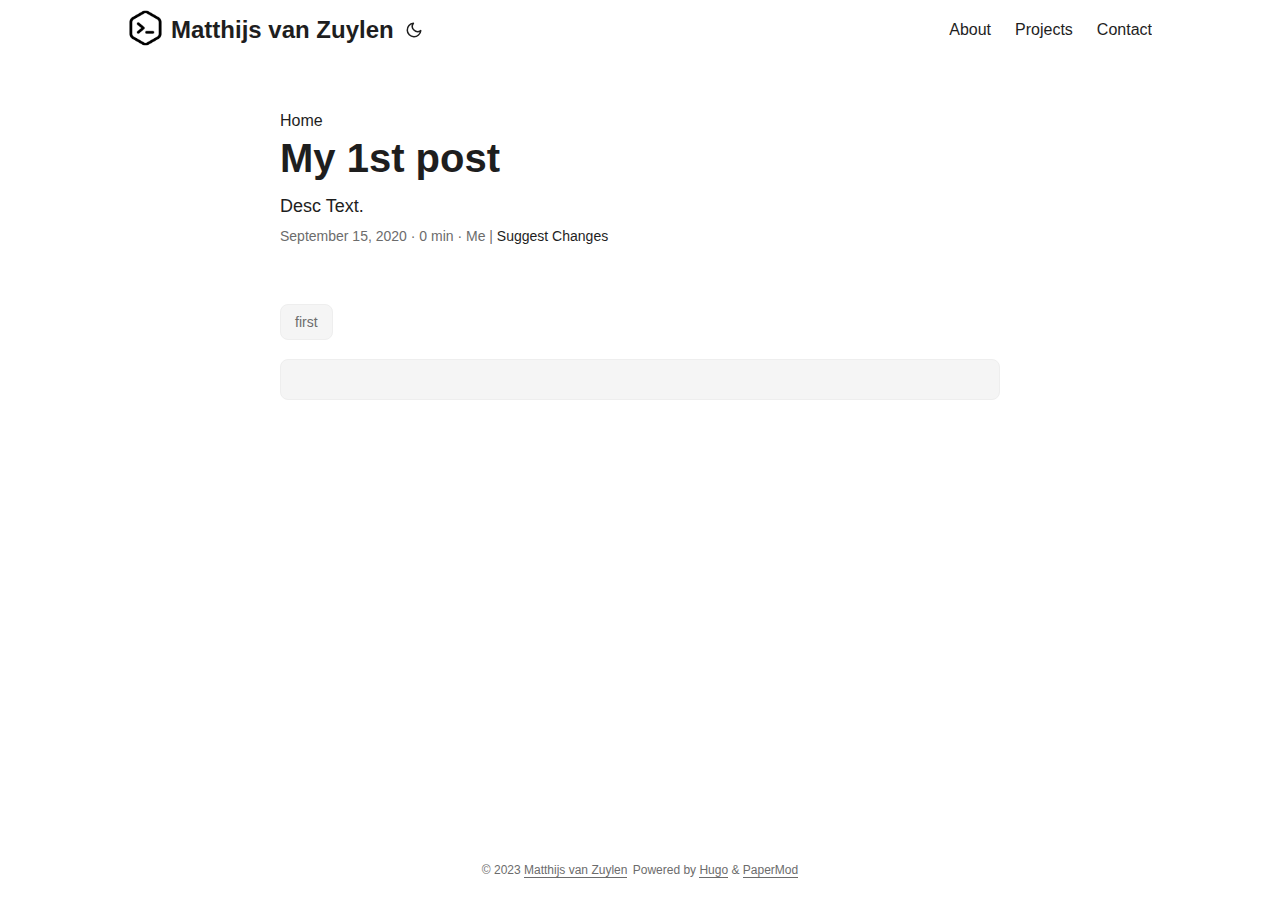
<file: page/index.html>
<!doctype html><html lang=en dir=auto><head><meta charset=utf-8><meta http-equiv=x-ua-compatible content="IE=edge"><meta name=viewport content="width=device-width,initial-scale=1,shrink-to-fit=no"><meta name=robots content="index, follow"><title>My 1st post | Matthijs van Zuylen</title><meta name=keywords content="first"><meta name=description content="Desc Text."><meta name=author content="Me"><link rel=canonical href=https://canonical.url/to/page><link crossorigin=anonymous href=https://matthijsvz88.github.io/assets/css/stylesheet.min.034ca62fa23e1a5cfde329cf41de667fa01bcf1c752fd52da721520e3ac959b1.css integrity="sha256-A0ymL6I+Glz94ynPQd5mf6Abzxx1L9UtpyFSDjrJWbE=" rel="preload stylesheet" as=style><script defer crossorigin=anonymous src=https://matthijsvz88.github.io/assets/js/highlight.min.b95bacdc39e37a332a9f883b1e78be4abc1fdca2bc1f2641f55e3cd3dabd4d61.js integrity="sha256-uVus3DnjejMqn4g7Hni+Srwf3KK8HyZB9V4809q9TWE=" onload=hljs.initHighlightingOnLoad()></script>
<link rel=icon href=https://matthijsvz88.github.io/%3Clink%20/%20abs%20url%3E><link rel=icon type=image/png sizes=16x16 href=https://matthijsvz88.github.io/%3Clink%20/%20abs%20url%3E><link rel=icon type=image/png sizes=32x32 href=https://matthijsvz88.github.io/%3Clink%20/%20abs%20url%3E><link rel=apple-touch-icon href=https://matthijsvz88.github.io/%3Clink%20/%20abs%20url%3E><link rel=mask-icon href=https://matthijsvz88.github.io/%3Clink%20/%20abs%20url%3E><meta name=theme-color content="#2e2e33"><meta name=msapplication-TileColor content="#2e2e33"><noscript><style>#theme-toggle,.top-link{display:none}</style></noscript><meta property="og:title" content="My 1st post"><meta property="og:description" content="Desc Text."><meta property="og:type" content="article"><meta property="og:url" content="https://matthijsvz88.github.io/page/"><meta property="og:image" content="https://matthijsvz88.github.io/%3Cimage%20path/url%3E"><meta property="article:section" content><meta property="article:published_time" content="2020-09-15T11:30:03+00:00"><meta property="article:modified_time" content="2020-09-15T11:30:03+00:00"><meta property="og:site_name" content="MatthijsvanZuylen"><meta name=twitter:card content="summary_large_image"><meta name=twitter:image content="https://matthijsvz88.github.io/%3Cimage%20path/url%3E"><meta name=twitter:title content="My 1st post"><meta name=twitter:description content="Desc Text."><script type=application/ld+json>{"@context":"https://schema.org","@type":"BreadcrumbList","itemListElement":[{"@type":"ListItem","position":1,"name":"My 1st post","item":"https://matthijsvz88.github.io/page/"}]}</script><script type=application/ld+json>{"@context":"https://schema.org","@type":"BlogPosting","headline":"My 1st post","name":"My 1st post","description":"Desc Text.","keywords":["first"],"articleBody":"","wordCount":"0","inLanguage":"en","image":"https://matthijsvz88.github.io/%3Cimage%20path/url%3E","datePublished":"2020-09-15T11:30:03Z","dateModified":"2020-09-15T11:30:03Z","author":{"@type":"Person","name":"Me"},"mainEntityOfPage":{"@type":"WebPage","@id":"https://matthijsvz88.github.io/page/"},"publisher":{"@type":"Organization","name":"Matthijs van Zuylen","logo":{"@type":"ImageObject","url":"https://matthijsvz88.github.io/%3Clink%20/%20abs%20url%3E"}}}</script></head><body id=top><script>localStorage.getItem("pref-theme")==="dark"&&document.body.classList.add("dark")</script><header class=header><nav class=nav><div class=logo><a href=https://matthijsvz88.github.io/ accesskey=h title="Matthijs van Zuylen (Alt + H)"><img src=https://matthijsvz88.github.io/images/coding.png alt=logo aria-label=logo height=35>Matthijs van Zuylen</a>
<span class=logo-switches><button id=theme-toggle accesskey=t title="(Alt + T)"><svg id="moon" xmlns="http://www.w3.org/2000/svg" width="24" height="24" viewBox="0 0 24 24" fill="none" stroke="currentcolor" stroke-width="2" stroke-linecap="round" stroke-linejoin="round"><path d="M21 12.79A9 9 0 1111.21 3 7 7 0 0021 12.79z"/></svg><svg id="sun" xmlns="http://www.w3.org/2000/svg" width="24" height="24" viewBox="0 0 24 24" fill="none" stroke="currentcolor" stroke-width="2" stroke-linecap="round" stroke-linejoin="round"><circle cx="12" cy="12" r="5"/><line x1="12" y1="1" x2="12" y2="3"/><line x1="12" y1="21" x2="12" y2="23"/><line x1="4.22" y1="4.22" x2="5.64" y2="5.64"/><line x1="18.36" y1="18.36" x2="19.78" y2="19.78"/><line x1="1" y1="12" x2="3" y2="12"/><line x1="21" y1="12" x2="23" y2="12"/><line x1="4.22" y1="19.78" x2="5.64" y2="18.36"/><line x1="18.36" y1="5.64" x2="19.78" y2="4.22"/></svg></button></span></div><ul id=menu><li><a href=https://matthijsvz88.github.io/about/ title=About><span>About</span></a></li><li><a href=https://matthijsvz88.github.io/projects/ title=Projects><span>Projects</span></a></li><li><a href=https://matthijsvz88.github.io/contact/ title=Contact><span>Contact</span></a></li></ul></nav></header><main class=main><article class=post-single><header class=post-header><div class=breadcrumbs><a href=https://matthijsvz88.github.io/>Home</a></div><h1 class=post-title>My 1st post</h1><div class=post-description>Desc Text.</div><div class=post-meta><span title='2020-09-15 11:30:03 +0000 +0000'>September 15, 2020</span>&nbsp;·&nbsp;0 min&nbsp;·&nbsp;Me&nbsp;|&nbsp;<a href=https://github.com/%3cpath_to_repo%3e/content/Page.md rel="noopener noreferrer" target=_blank>Suggest Changes</a></div></header><footer class=post-footer><ul class=post-tags><li><a href=https://matthijsvz88.github.io/tags/first/>first</a></li></ul><div class=share-buttons><a target=_blank rel="noopener noreferrer" aria-label="share My 1st post on twitter" href="https://twitter.com/intent/tweet/?text=My%201st%20post&amp;url=https%3a%2f%2fmatthijsvz88.github.io%2fpage%2f&amp;hashtags=first"><svg viewBox="0 0 512 512"><path d="M449.446.0C483.971.0 512 28.03 512 62.554v386.892C512 483.97 483.97 512 449.446 512H62.554c-34.524.0-62.554-28.03-62.554-62.554V62.554c0-34.524 28.029-62.554 62.554-62.554h386.892zM195.519 424.544c135.939.0 210.268-112.643 210.268-210.268.0-3.218.0-6.437-.153-9.502 14.406-10.421 26.973-23.448 36.935-38.314-13.18 5.824-27.433 9.809-42.452 11.648 15.326-9.196 26.973-23.602 32.49-40.92-14.252 8.429-30.038 14.56-46.896 17.931-13.487-14.406-32.644-23.295-53.946-23.295-40.767.0-73.87 33.104-73.87 73.87.0 5.824.613 11.494 1.992 16.858-61.456-3.065-115.862-32.49-152.337-77.241-6.284 10.881-9.962 23.601-9.962 37.088.0 25.594 13.027 48.276 32.95 61.456-12.107-.307-23.448-3.678-33.41-9.196v.92c0 35.862 25.441 65.594 59.311 72.49-6.13 1.686-12.72 2.606-19.464 2.606-4.751.0-9.348-.46-13.946-1.38 9.349 29.426 36.628 50.728 68.965 51.341-25.287 19.771-57.164 31.571-91.8 31.571-5.977.0-11.801-.306-17.625-1.073 32.337 21.15 71.264 33.41 112.95 33.41z"/></svg></a><a target=_blank rel="noopener noreferrer" aria-label="share My 1st post on linkedin" href="https://www.linkedin.com/shareArticle?mini=true&amp;url=https%3a%2f%2fmatthijsvz88.github.io%2fpage%2f&amp;title=My%201st%20post&amp;summary=My%201st%20post&amp;source=https%3a%2f%2fmatthijsvz88.github.io%2fpage%2f"><svg viewBox="0 0 512 512"><path d="M449.446.0C483.971.0 512 28.03 512 62.554v386.892C512 483.97 483.97 512 449.446 512H62.554c-34.524.0-62.554-28.03-62.554-62.554V62.554c0-34.524 28.029-62.554 62.554-62.554h386.892zM160.461 423.278V197.561h-75.04v225.717h75.04zm270.539.0V293.839c0-69.333-37.018-101.586-86.381-101.586-39.804.0-57.634 21.891-67.617 37.266v-31.958h-75.021c.995 21.181.0 225.717.0 225.717h75.02V297.222c0-6.748.486-13.492 2.474-18.315 5.414-13.475 17.767-27.434 38.494-27.434 27.135.0 38.007 20.707 38.007 51.037v120.768H431zM123.448 88.722C97.774 88.722 81 105.601 81 127.724c0 21.658 16.264 39.002 41.455 39.002h.484c26.165.0 42.452-17.344 42.452-39.002-.485-22.092-16.241-38.954-41.943-39.002z"/></svg></a><a target=_blank rel="noopener noreferrer" aria-label="share My 1st post on reddit" href="https://reddit.com/submit?url=https%3a%2f%2fmatthijsvz88.github.io%2fpage%2f&title=My%201st%20post"><svg viewBox="0 0 512 512"><path d="M449.446.0C483.971.0 512 28.03 512 62.554v386.892C512 483.97 483.97 512 449.446 512H62.554c-34.524.0-62.554-28.03-62.554-62.554V62.554c0-34.524 28.029-62.554 62.554-62.554h386.892zM446 265.638c0-22.964-18.616-41.58-41.58-41.58-11.211.0-21.361 4.457-28.841 11.666-28.424-20.508-67.586-33.757-111.204-35.278l18.941-89.121 61.884 13.157c.756 15.734 13.642 28.29 29.56 28.29 16.407.0 29.706-13.299 29.706-29.701.0-16.403-13.299-29.702-29.706-29.702-11.666.0-21.657 6.792-26.515 16.578l-69.105-14.69c-1.922-.418-3.939-.042-5.585 1.036-1.658 1.073-2.811 2.761-3.224 4.686l-21.152 99.438c-44.258 1.228-84.046 14.494-112.837 35.232-7.468-7.164-17.589-11.591-28.757-11.591-22.965.0-41.585 18.616-41.585 41.58.0 16.896 10.095 31.41 24.568 37.918-.639 4.135-.99 8.328-.99 12.576.0 63.977 74.469 115.836 166.33 115.836s166.334-51.859 166.334-115.836c0-4.218-.347-8.387-.977-12.493 14.564-6.47 24.735-21.034 24.735-38.001zM326.526 373.831c-20.27 20.241-59.115 21.816-70.534 21.816-11.428.0-50.277-1.575-70.522-21.82-3.007-3.008-3.007-7.882.0-10.889 3.003-2.999 7.882-3.003 10.885.0 12.777 12.781 40.11 17.317 59.637 17.317 19.522.0 46.86-4.536 59.657-17.321 3.016-2.999 7.886-2.995 10.885.008 3.008 3.011 3.003 7.882-.008 10.889zm-5.23-48.781c-16.373.0-29.701-13.324-29.701-29.698.0-16.381 13.328-29.714 29.701-29.714 16.378.0 29.706 13.333 29.706 29.714.0 16.374-13.328 29.698-29.706 29.698zM160.91 295.348c0-16.381 13.328-29.71 29.714-29.71 16.369.0 29.689 13.329 29.689 29.71.0 16.373-13.32 29.693-29.689 29.693-16.386.0-29.714-13.32-29.714-29.693z"/></svg></a><a target=_blank rel="noopener noreferrer" aria-label="share My 1st post on facebook" href="https://facebook.com/sharer/sharer.php?u=https%3a%2f%2fmatthijsvz88.github.io%2fpage%2f"><svg viewBox="0 0 512 512"><path d="M449.446.0C483.971.0 512 28.03 512 62.554v386.892C512 483.97 483.97 512 449.446 512H342.978V319.085h66.6l12.672-82.621h-79.272v-53.617c0-22.603 11.073-44.636 46.58-44.636H425.6v-70.34s-32.71-5.582-63.982-5.582c-65.288.0-107.96 39.569-107.96 111.204v62.971h-72.573v82.621h72.573V512h-191.104c-34.524.0-62.554-28.03-62.554-62.554V62.554c0-34.524 28.029-62.554 62.554-62.554h386.892z"/></svg></a><a target=_blank rel="noopener noreferrer" aria-label="share My 1st post on whatsapp" href="https://api.whatsapp.com/send?text=My%201st%20post%20-%20https%3a%2f%2fmatthijsvz88.github.io%2fpage%2f"><svg viewBox="0 0 512 512"><path d="M449.446.0C483.971.0 512 28.03 512 62.554v386.892C512 483.97 483.97 512 449.446 512H62.554c-34.524.0-62.554-28.03-62.554-62.554V62.554c0-34.524 28.029-62.554 62.554-62.554h386.892zm-58.673 127.703c-33.842-33.881-78.847-52.548-126.798-52.568-98.799.0-179.21 80.405-179.249 179.234-.013 31.593 8.241 62.428 23.927 89.612l-25.429 92.884 95.021-24.925c26.181 14.28 55.659 21.807 85.658 21.816h.074c98.789.0 179.206-80.413 179.247-179.243.018-47.895-18.61-92.93-52.451-126.81zM263.976 403.485h-.06c-26.734-.01-52.954-7.193-75.828-20.767l-5.441-3.229-56.386 14.792 15.05-54.977-3.542-5.637c-14.913-23.72-22.791-51.136-22.779-79.287.033-82.142 66.867-148.971 149.046-148.971 39.793.014 77.199 15.531 105.329 43.692 28.128 28.16 43.609 65.592 43.594 105.4-.034 82.149-66.866 148.983-148.983 148.984zm81.721-111.581c-4.479-2.242-26.499-13.075-30.604-14.571-4.105-1.495-7.091-2.241-10.077 2.241-2.986 4.483-11.569 14.572-14.182 17.562-2.612 2.988-5.225 3.364-9.703 1.12-4.479-2.241-18.91-6.97-36.017-22.23C231.8 264.15 222.81 249.484 220.198 245s-.279-6.908 1.963-9.14c2.016-2.007 4.48-5.232 6.719-7.847 2.24-2.615 2.986-4.484 4.479-7.472 1.493-2.99.747-5.604-.374-7.846-1.119-2.241-10.077-24.288-13.809-33.256-3.635-8.733-7.327-7.55-10.077-7.688-2.609-.13-5.598-.158-8.583-.158-2.986.0-7.839 1.121-11.944 5.604-4.105 4.484-15.675 15.32-15.675 37.364.0 22.046 16.048 43.342 18.287 46.332 2.24 2.99 31.582 48.227 76.511 67.627 10.685 4.615 19.028 7.371 25.533 9.434 10.728 3.41 20.492 2.929 28.209 1.775 8.605-1.285 26.499-10.833 30.231-21.295 3.732-10.464 3.732-19.431 2.612-21.298-1.119-1.869-4.105-2.99-8.583-5.232z"/></svg></a><a target=_blank rel="noopener noreferrer" aria-label="share My 1st post on telegram" href="https://telegram.me/share/url?text=My%201st%20post&amp;url=https%3a%2f%2fmatthijsvz88.github.io%2fpage%2f"><svg viewBox="2 2 28 28"><path d="M26.49 29.86H5.5a3.37 3.37.0 01-2.47-1 3.35 3.35.0 01-1-2.47V5.48A3.36 3.36.0 013 3 3.37 3.37.0 015.5 2h21A3.38 3.38.0 0129 3a3.36 3.36.0 011 2.46V26.37a3.35 3.35.0 01-1 2.47 3.38 3.38.0 01-2.51 1.02zm-5.38-6.71a.79.79.0 00.85-.66L24.73 9.24a.55.55.0 00-.18-.46.62.62.0 00-.41-.17q-.08.0-16.53 6.11a.59.59.0 00-.41.59.57.57.0 00.43.52l4 1.24 1.61 4.83a.62.62.0 00.63.43.56.56.0 00.4-.17L16.54 20l4.09 3A.9.9.0 0021.11 23.15zM13.8 20.71l-1.21-4q8.72-5.55 8.78-5.55c.15.0.23.0.23.16a.18.18.0 010 .06s-2.51 2.3-7.52 6.8z"/></svg></a></div></footer></article></main><footer class=footer><span>&copy; 2023 <a href=https://matthijsvz88.github.io/>Matthijs van Zuylen</a></span>
<span>Powered by
<a href=https://gohugo.io/ rel="noopener noreferrer" target=_blank>Hugo</a> &
        <a href=https://git.io/hugopapermod rel=noopener target=_blank>PaperMod</a></span></footer><a href=#top aria-label="go to top" title="Go to Top (Alt + G)" class=top-link id=top-link accesskey=g><svg xmlns="http://www.w3.org/2000/svg" viewBox="0 0 12 6" fill="currentcolor"><path d="M12 6H0l6-6z"/></svg></a><script>let menu=document.getElementById("menu");menu&&(menu.scrollLeft=localStorage.getItem("menu-scroll-position"),menu.onscroll=function(){localStorage.setItem("menu-scroll-position",menu.scrollLeft)}),document.querySelectorAll('a[href^="#"]').forEach(e=>{e.addEventListener("click",function(e){e.preventDefault();var t=this.getAttribute("href").substr(1);window.matchMedia("(prefers-reduced-motion: reduce)").matches?document.querySelector(`[id='${decodeURIComponent(t)}']`).scrollIntoView():document.querySelector(`[id='${decodeURIComponent(t)}']`).scrollIntoView({behavior:"smooth"}),t==="top"?history.replaceState(null,null," "):history.pushState(null,null,`#${t}`)})})</script><script>var mybutton=document.getElementById("top-link");window.onscroll=function(){document.body.scrollTop>800||document.documentElement.scrollTop>800?(mybutton.style.visibility="visible",mybutton.style.opacity="1"):(mybutton.style.visibility="hidden",mybutton.style.opacity="0")}</script><script>document.getElementById("theme-toggle").addEventListener("click",()=>{document.body.className.includes("dark")?(document.body.classList.remove("dark"),localStorage.setItem("pref-theme","light")):(document.body.classList.add("dark"),localStorage.setItem("pref-theme","dark"))})</script></body></html>
</file>
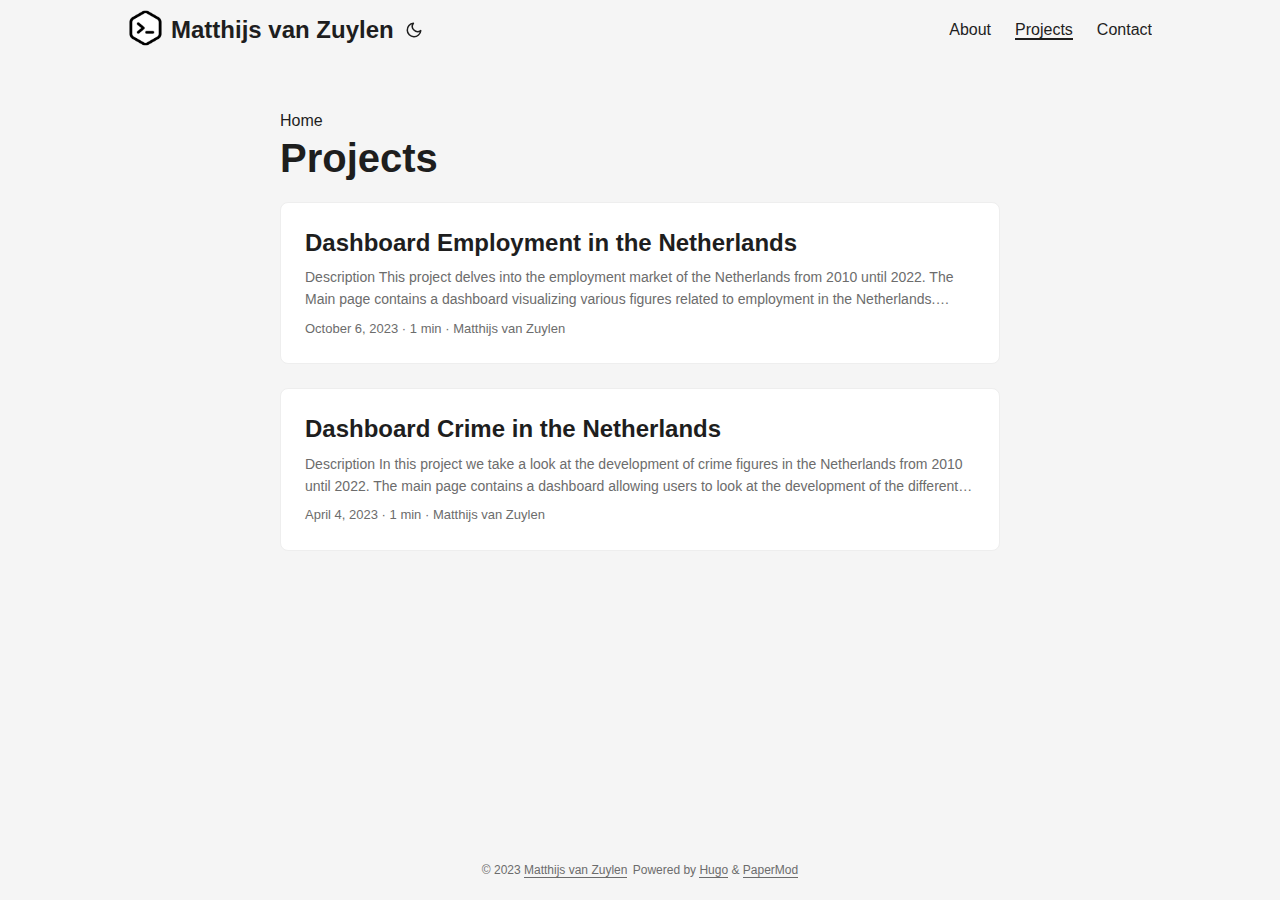
<file: projects/index.html>
<!doctype html><html lang=en dir=auto><head><meta charset=utf-8><meta http-equiv=x-ua-compatible content="IE=edge"><meta name=viewport content="width=device-width,initial-scale=1,shrink-to-fit=no"><meta name=robots content="index, follow"><title>Projects | Matthijs van Zuylen</title><meta name=keywords content><meta name=description content="Projects - Matthijs van Zuylen"><meta name=author content="Matthijs van Zuylen"><link rel=canonical href=https://matthijsvz88.github.io/projects/><link crossorigin=anonymous href=https://matthijsvz88.github.io/assets/css/stylesheet.min.034ca62fa23e1a5cfde329cf41de667fa01bcf1c752fd52da721520e3ac959b1.css integrity="sha256-A0ymL6I+Glz94ynPQd5mf6Abzxx1L9UtpyFSDjrJWbE=" rel="preload stylesheet" as=style><link rel=icon href=https://matthijsvz88.github.io/%3Clink%20/%20abs%20url%3E><link rel=icon type=image/png sizes=16x16 href=https://matthijsvz88.github.io/%3Clink%20/%20abs%20url%3E><link rel=icon type=image/png sizes=32x32 href=https://matthijsvz88.github.io/%3Clink%20/%20abs%20url%3E><link rel=apple-touch-icon href=https://matthijsvz88.github.io/%3Clink%20/%20abs%20url%3E><link rel=mask-icon href=https://matthijsvz88.github.io/%3Clink%20/%20abs%20url%3E><meta name=theme-color content="#2e2e33"><meta name=msapplication-TileColor content="#2e2e33"><link rel=alternate type=application/rss+xml href=https://matthijsvz88.github.io/projects/index.xml><noscript><style>#theme-toggle,.top-link{display:none}</style></noscript><meta property="og:title" content="Projects"><meta property="og:description" content="This is the website of Matthijs van Zuylen"><meta property="og:type" content="website"><meta property="og:url" content="https://matthijsvz88.github.io/projects/"><meta property="og:image" content="https://matthijsvz88.github.io/%3Clink%20or%20path%20of%20image%20for%20opengraph,%20twitter-cards%3E"><meta property="og:site_name" content="MatthijsvanZuylen"><meta name=twitter:card content="summary_large_image"><meta name=twitter:image content="https://matthijsvz88.github.io/%3Clink%20or%20path%20of%20image%20for%20opengraph,%20twitter-cards%3E"><meta name=twitter:title content="Projects"><meta name=twitter:description content="This is the website of Matthijs van Zuylen"><script type=application/ld+json>{"@context":"https://schema.org","@type":"BreadcrumbList","itemListElement":[{"@type":"ListItem","position":1,"name":"Projects","item":"https://matthijsvz88.github.io/projects/"}]}</script></head><body class=list id=top><script>localStorage.getItem("pref-theme")==="dark"&&document.body.classList.add("dark")</script><header class=header><nav class=nav><div class=logo><a href=https://matthijsvz88.github.io/ accesskey=h title="Matthijs van Zuylen (Alt + H)"><img src=https://matthijsvz88.github.io/images/coding.png alt=logo aria-label=logo height=35>Matthijs van Zuylen</a>
<span class=logo-switches><button id=theme-toggle accesskey=t title="(Alt + T)"><svg id="moon" xmlns="http://www.w3.org/2000/svg" width="24" height="24" viewBox="0 0 24 24" fill="none" stroke="currentcolor" stroke-width="2" stroke-linecap="round" stroke-linejoin="round"><path d="M21 12.79A9 9 0 1111.21 3 7 7 0 0021 12.79z"/></svg><svg id="sun" xmlns="http://www.w3.org/2000/svg" width="24" height="24" viewBox="0 0 24 24" fill="none" stroke="currentcolor" stroke-width="2" stroke-linecap="round" stroke-linejoin="round"><circle cx="12" cy="12" r="5"/><line x1="12" y1="1" x2="12" y2="3"/><line x1="12" y1="21" x2="12" y2="23"/><line x1="4.22" y1="4.22" x2="5.64" y2="5.64"/><line x1="18.36" y1="18.36" x2="19.78" y2="19.78"/><line x1="1" y1="12" x2="3" y2="12"/><line x1="21" y1="12" x2="23" y2="12"/><line x1="4.22" y1="19.78" x2="5.64" y2="18.36"/><line x1="18.36" y1="5.64" x2="19.78" y2="4.22"/></svg></button></span></div><ul id=menu><li><a href=https://matthijsvz88.github.io/about/ title=About><span>About</span></a></li><li><a href=https://matthijsvz88.github.io/projects/ title=Projects><span class=active>Projects</span></a></li><li><a href=https://matthijsvz88.github.io/contact/ title=Contact><span>Contact</span></a></li></ul></nav></header><main class=main><header class=page-header><div class=breadcrumbs><a href=https://matthijsvz88.github.io/>Home</a></div><h1>Projects</h1></header><article class=post-entry><header class=entry-header><h2>Dashboard Employment in the Netherlands</h2></header><section class=entry-content><p>Description This project delves into the employment market of the Netherlands from 2010 until 2022. The Main page contains a dashboard visualizing various figures related to employment in the Netherlands. Initially the Dashboard shows the total amount of jobs by industry and the development of total amount of jobs by gender. By interacting with the Dashboard users can look at other measurements like salary and hours worked and for example look at the figures for characteristics like age, company size or contract type (full time or part time) instead of gender through the filter menu and choose to see the figures for men or women specifically or 20 to 25 year-olds....</p></section><footer class=entry-footer><span title='2023-10-06 23:15:00 +0700 +0700'>October 6, 2023</span>&nbsp;·&nbsp;1 min&nbsp;·&nbsp;Matthijs van Zuylen</footer><a class=entry-link aria-label="post link to Dashboard Employment in the Netherlands" href=https://matthijsvz88.github.io/projects/dashboard-employment-in-the-netherlands/></a></article><article class=post-entry><header class=entry-header><h2>Dashboard Crime in the Netherlands</h2></header><section class=entry-content><p>Description In this project we take a look at the development of crime figures in the Netherlands from 2010 until 2022. The main page contains a dashboard allowing users to look at the development of the different types of crimes on a national and regional level. The prevalence and development of different types of crime are visualized along with the rate of solved crimes. Additionally the Dashboard makes use of geospatial data to create a map showing crime-related figures for each municipality in the Netherlands....</p></section><footer class=entry-footer><span title='2023-04-04 23:15:00 +0700 +0700'>April 4, 2023</span>&nbsp;·&nbsp;1 min&nbsp;·&nbsp;Matthijs van Zuylen</footer><a class=entry-link aria-label="post link to Dashboard Crime in the Netherlands" href=https://matthijsvz88.github.io/projects/dashboard-crime-in-the-netherlands/></a></article></main><footer class=footer><span>&copy; 2023 <a href=https://matthijsvz88.github.io/>Matthijs van Zuylen</a></span>
<span>Powered by
<a href=https://gohugo.io/ rel="noopener noreferrer" target=_blank>Hugo</a> &
        <a href=https://git.io/hugopapermod rel=noopener target=_blank>PaperMod</a></span></footer><a href=#top aria-label="go to top" title="Go to Top (Alt + G)" class=top-link id=top-link accesskey=g><svg xmlns="http://www.w3.org/2000/svg" viewBox="0 0 12 6" fill="currentcolor"><path d="M12 6H0l6-6z"/></svg></a><script>let menu=document.getElementById("menu");menu&&(menu.scrollLeft=localStorage.getItem("menu-scroll-position"),menu.onscroll=function(){localStorage.setItem("menu-scroll-position",menu.scrollLeft)}),document.querySelectorAll('a[href^="#"]').forEach(e=>{e.addEventListener("click",function(e){e.preventDefault();var t=this.getAttribute("href").substr(1);window.matchMedia("(prefers-reduced-motion: reduce)").matches?document.querySelector(`[id='${decodeURIComponent(t)}']`).scrollIntoView():document.querySelector(`[id='${decodeURIComponent(t)}']`).scrollIntoView({behavior:"smooth"}),t==="top"?history.replaceState(null,null," "):history.pushState(null,null,`#${t}`)})})</script><script>var mybutton=document.getElementById("top-link");window.onscroll=function(){document.body.scrollTop>800||document.documentElement.scrollTop>800?(mybutton.style.visibility="visible",mybutton.style.opacity="1"):(mybutton.style.visibility="hidden",mybutton.style.opacity="0")}</script><script>document.getElementById("theme-toggle").addEventListener("click",()=>{document.body.className.includes("dark")?(document.body.classList.remove("dark"),localStorage.setItem("pref-theme","light")):(document.body.classList.add("dark"),localStorage.setItem("pref-theme","dark"))})</script></body></html>
</file>
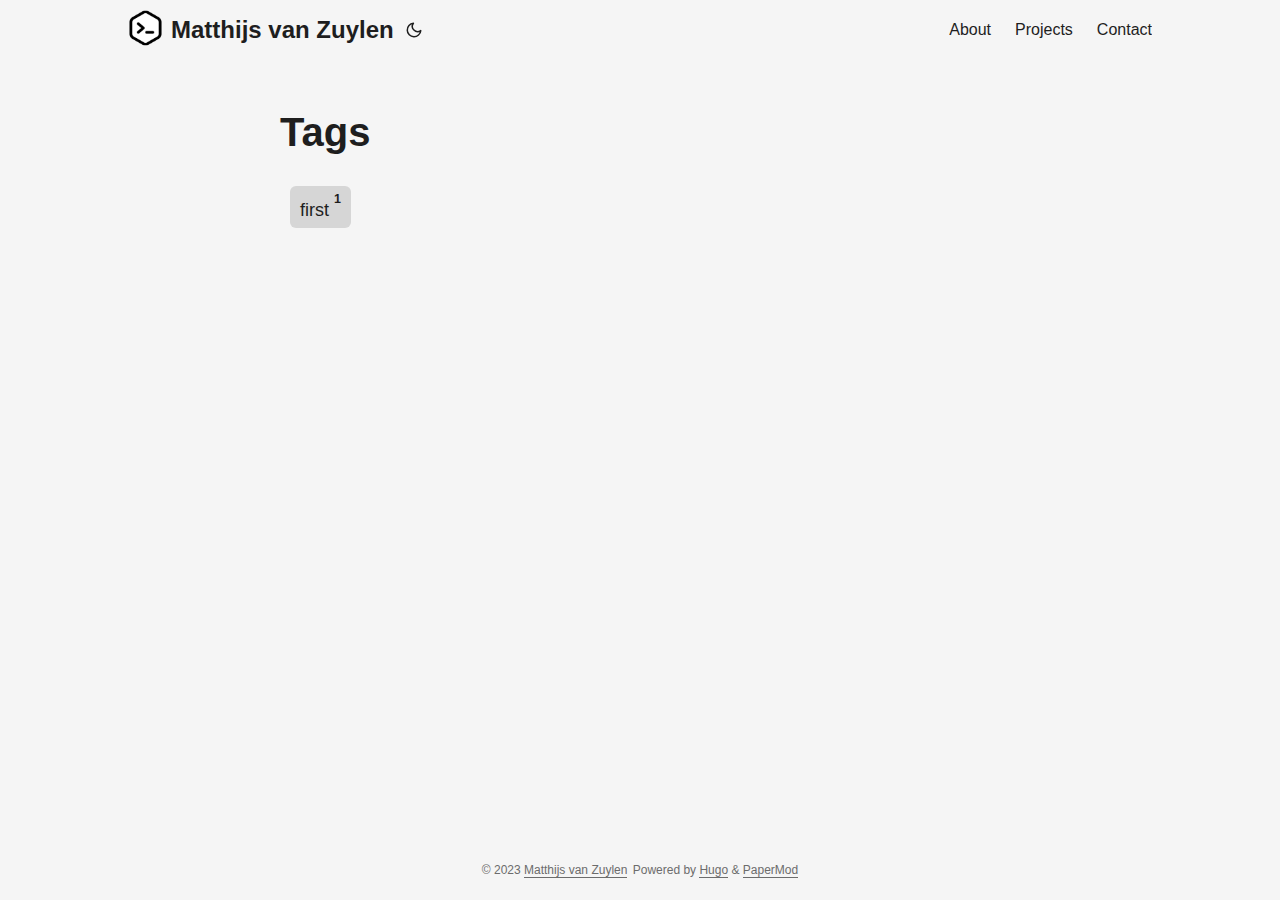
<file: tags/index.html>
<!doctype html><html lang=en dir=auto><head><meta charset=utf-8><meta http-equiv=x-ua-compatible content="IE=edge"><meta name=viewport content="width=device-width,initial-scale=1,shrink-to-fit=no"><meta name=robots content="index, follow"><title>Tags | Matthijs van Zuylen</title><meta name=keywords content><meta name=description content="This is the website of Matthijs van Zuylen"><meta name=author content="Matthijs van Zuylen"><link rel=canonical href=https://matthijsvz88.github.io/tags/><link crossorigin=anonymous href=https://matthijsvz88.github.io/assets/css/stylesheet.min.034ca62fa23e1a5cfde329cf41de667fa01bcf1c752fd52da721520e3ac959b1.css integrity="sha256-A0ymL6I+Glz94ynPQd5mf6Abzxx1L9UtpyFSDjrJWbE=" rel="preload stylesheet" as=style><link rel=icon href=https://matthijsvz88.github.io/%3Clink%20/%20abs%20url%3E><link rel=icon type=image/png sizes=16x16 href=https://matthijsvz88.github.io/%3Clink%20/%20abs%20url%3E><link rel=icon type=image/png sizes=32x32 href=https://matthijsvz88.github.io/%3Clink%20/%20abs%20url%3E><link rel=apple-touch-icon href=https://matthijsvz88.github.io/%3Clink%20/%20abs%20url%3E><link rel=mask-icon href=https://matthijsvz88.github.io/%3Clink%20/%20abs%20url%3E><meta name=theme-color content="#2e2e33"><meta name=msapplication-TileColor content="#2e2e33"><link rel=alternate type=application/rss+xml href=https://matthijsvz88.github.io/tags/index.xml><noscript><style>#theme-toggle,.top-link{display:none}</style></noscript><meta property="og:title" content="Tags"><meta property="og:description" content="This is the website of Matthijs van Zuylen"><meta property="og:type" content="website"><meta property="og:url" content="https://matthijsvz88.github.io/tags/"><meta property="og:image" content="https://matthijsvz88.github.io/%3Clink%20or%20path%20of%20image%20for%20opengraph,%20twitter-cards%3E"><meta property="og:site_name" content="MatthijsvanZuylen"><meta name=twitter:card content="summary_large_image"><meta name=twitter:image content="https://matthijsvz88.github.io/%3Clink%20or%20path%20of%20image%20for%20opengraph,%20twitter-cards%3E"><meta name=twitter:title content="Tags"><meta name=twitter:description content="This is the website of Matthijs van Zuylen"></head><body class=list id=top><script>localStorage.getItem("pref-theme")==="dark"&&document.body.classList.add("dark")</script><header class=header><nav class=nav><div class=logo><a href=https://matthijsvz88.github.io/ accesskey=h title="Matthijs van Zuylen (Alt + H)"><img src=https://matthijsvz88.github.io/images/coding.png alt=logo aria-label=logo height=35>Matthijs van Zuylen</a>
<span class=logo-switches><button id=theme-toggle accesskey=t title="(Alt + T)"><svg id="moon" xmlns="http://www.w3.org/2000/svg" width="24" height="24" viewBox="0 0 24 24" fill="none" stroke="currentcolor" stroke-width="2" stroke-linecap="round" stroke-linejoin="round"><path d="M21 12.79A9 9 0 1111.21 3 7 7 0 0021 12.79z"/></svg><svg id="sun" xmlns="http://www.w3.org/2000/svg" width="24" height="24" viewBox="0 0 24 24" fill="none" stroke="currentcolor" stroke-width="2" stroke-linecap="round" stroke-linejoin="round"><circle cx="12" cy="12" r="5"/><line x1="12" y1="1" x2="12" y2="3"/><line x1="12" y1="21" x2="12" y2="23"/><line x1="4.22" y1="4.22" x2="5.64" y2="5.64"/><line x1="18.36" y1="18.36" x2="19.78" y2="19.78"/><line x1="1" y1="12" x2="3" y2="12"/><line x1="21" y1="12" x2="23" y2="12"/><line x1="4.22" y1="19.78" x2="5.64" y2="18.36"/><line x1="18.36" y1="5.64" x2="19.78" y2="4.22"/></svg></button></span></div><ul id=menu><li><a href=https://matthijsvz88.github.io/about/ title=About><span>About</span></a></li><li><a href=https://matthijsvz88.github.io/projects/ title=Projects><span>Projects</span></a></li><li><a href=https://matthijsvz88.github.io/contact/ title=Contact><span>Contact</span></a></li></ul></nav></header><main class=main><header class=page-header><h1>Tags</h1></header><ul class=terms-tags><li><a href=https://matthijsvz88.github.io/tags/first/>first <sup><strong><sup>1</sup></strong></sup></a></li></ul></main><footer class=footer><span>&copy; 2023 <a href=https://matthijsvz88.github.io/>Matthijs van Zuylen</a></span>
<span>Powered by
<a href=https://gohugo.io/ rel="noopener noreferrer" target=_blank>Hugo</a> &
        <a href=https://git.io/hugopapermod rel=noopener target=_blank>PaperMod</a></span></footer><a href=#top aria-label="go to top" title="Go to Top (Alt + G)" class=top-link id=top-link accesskey=g><svg xmlns="http://www.w3.org/2000/svg" viewBox="0 0 12 6" fill="currentcolor"><path d="M12 6H0l6-6z"/></svg></a><script>let menu=document.getElementById("menu");menu&&(menu.scrollLeft=localStorage.getItem("menu-scroll-position"),menu.onscroll=function(){localStorage.setItem("menu-scroll-position",menu.scrollLeft)}),document.querySelectorAll('a[href^="#"]').forEach(e=>{e.addEventListener("click",function(e){e.preventDefault();var t=this.getAttribute("href").substr(1);window.matchMedia("(prefers-reduced-motion: reduce)").matches?document.querySelector(`[id='${decodeURIComponent(t)}']`).scrollIntoView():document.querySelector(`[id='${decodeURIComponent(t)}']`).scrollIntoView({behavior:"smooth"}),t==="top"?history.replaceState(null,null," "):history.pushState(null,null,`#${t}`)})})</script><script>var mybutton=document.getElementById("top-link");window.onscroll=function(){document.body.scrollTop>800||document.documentElement.scrollTop>800?(mybutton.style.visibility="visible",mybutton.style.opacity="1"):(mybutton.style.visibility="hidden",mybutton.style.opacity="0")}</script><script>document.getElementById("theme-toggle").addEventListener("click",()=>{document.body.className.includes("dark")?(document.body.classList.remove("dark"),localStorage.setItem("pref-theme","light")):(document.body.classList.add("dark"),localStorage.setItem("pref-theme","dark"))})</script></body></html>
</file>
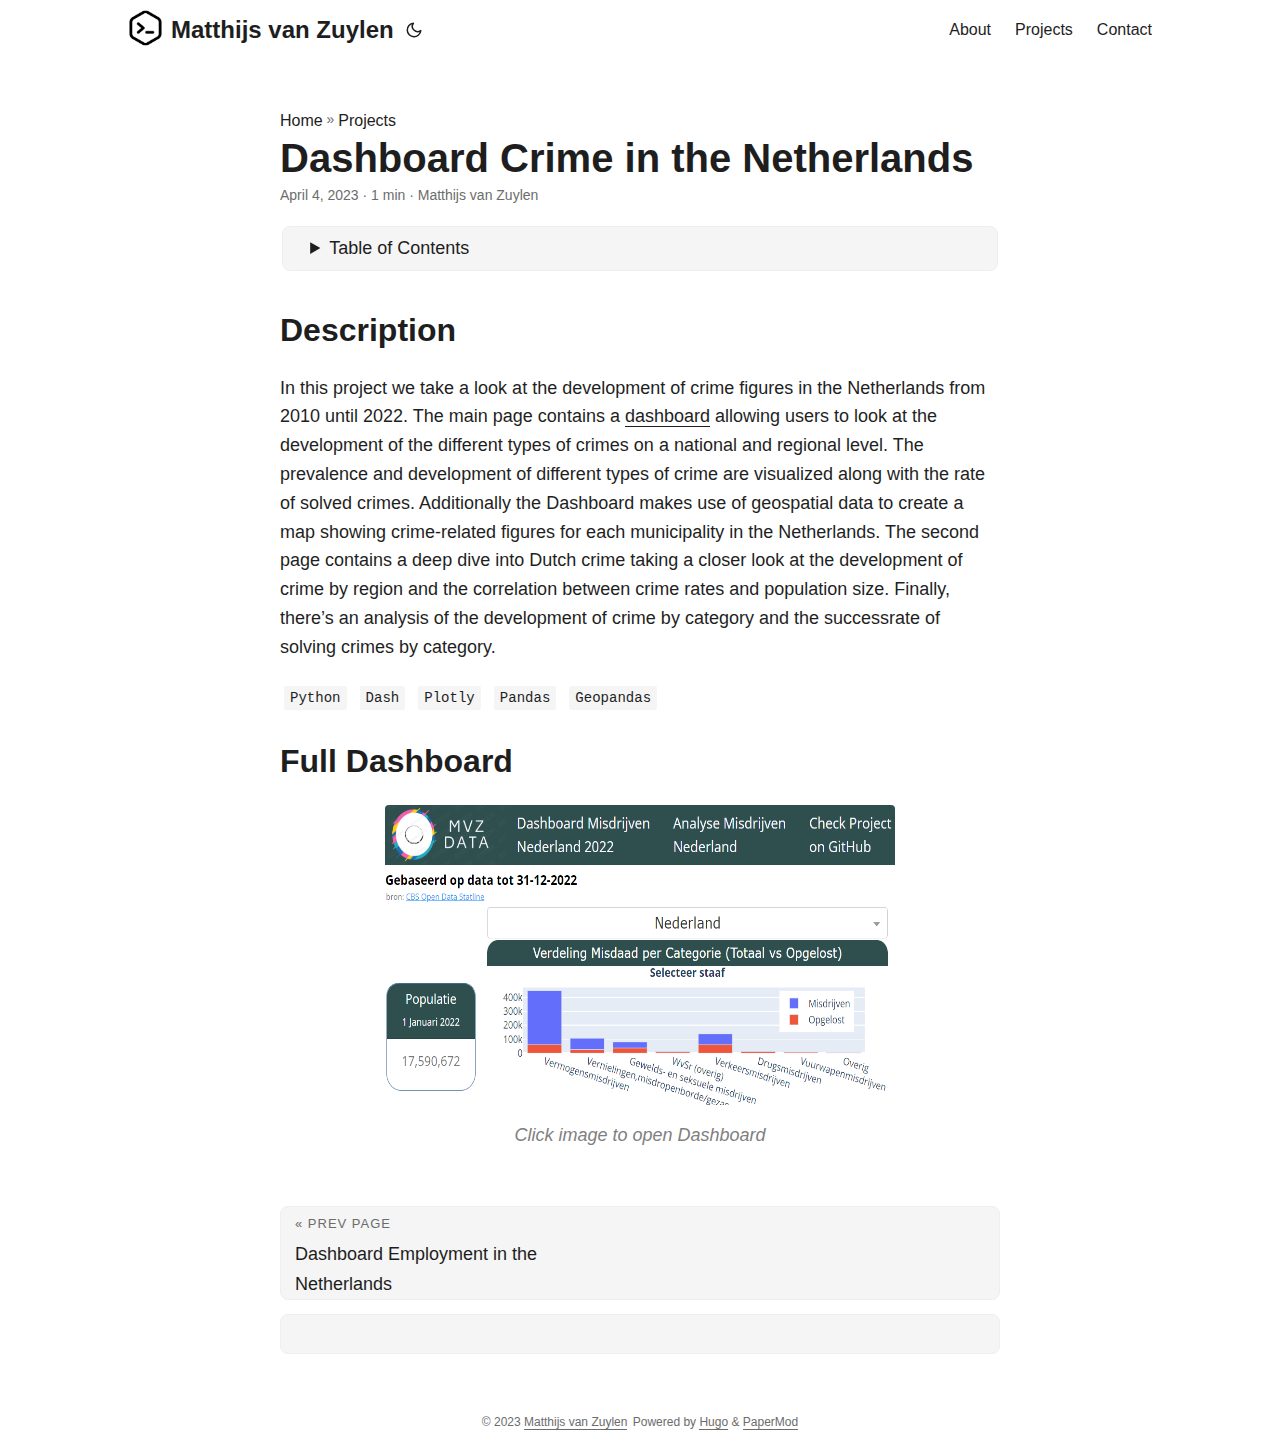
<file: projects/dashboard-crime-in-the-netherlands/index.html>
<!doctype html><html lang=en dir=auto><head><meta charset=utf-8><meta http-equiv=x-ua-compatible content="IE=edge"><meta name=viewport content="width=device-width,initial-scale=1,shrink-to-fit=no"><meta name=robots content="index, follow"><title>Dashboard Crime in the Netherlands | Matthijs van Zuylen</title><meta name=keywords content><meta name=description content="Description In this project we take a look at the development of crime figures in the Netherlands from 2010 until 2022. The main page contains a dashboard allowing users to look at the development of the different types of crimes on a national and regional level. The prevalence and development of different types of crime are visualized along with the rate of solved crimes. Additionally the Dashboard makes use of geospatial data to create a map showing crime-related figures for each municipality in the Netherlands."><meta name=author content="Matthijs van Zuylen"><link rel=canonical href=https://matthijsvz88.github.io/projects/dashboard-crime-in-the-netherlands/><link crossorigin=anonymous href=https://matthijsvz88.github.io/assets/css/stylesheet.min.034ca62fa23e1a5cfde329cf41de667fa01bcf1c752fd52da721520e3ac959b1.css integrity="sha256-A0ymL6I+Glz94ynPQd5mf6Abzxx1L9UtpyFSDjrJWbE=" rel="preload stylesheet" as=style><script defer crossorigin=anonymous src=https://matthijsvz88.github.io/assets/js/highlight.min.b95bacdc39e37a332a9f883b1e78be4abc1fdca2bc1f2641f55e3cd3dabd4d61.js integrity="sha256-uVus3DnjejMqn4g7Hni+Srwf3KK8HyZB9V4809q9TWE=" onload=hljs.initHighlightingOnLoad()></script>
<link rel=icon href=https://matthijsvz88.github.io/%3Clink%20/%20abs%20url%3E><link rel=icon type=image/png sizes=16x16 href=https://matthijsvz88.github.io/%3Clink%20/%20abs%20url%3E><link rel=icon type=image/png sizes=32x32 href=https://matthijsvz88.github.io/%3Clink%20/%20abs%20url%3E><link rel=apple-touch-icon href=https://matthijsvz88.github.io/%3Clink%20/%20abs%20url%3E><link rel=mask-icon href=https://matthijsvz88.github.io/%3Clink%20/%20abs%20url%3E><meta name=theme-color content="#2e2e33"><meta name=msapplication-TileColor content="#2e2e33"><noscript><style>#theme-toggle,.top-link{display:none}</style></noscript><meta property="og:title" content="Dashboard Crime in the Netherlands"><meta property="og:description" content="Description In this project we take a look at the development of crime figures in the Netherlands from 2010 until 2022. The main page contains a dashboard allowing users to look at the development of the different types of crimes on a national and regional level. The prevalence and development of different types of crime are visualized along with the rate of solved crimes. Additionally the Dashboard makes use of geospatial data to create a map showing crime-related figures for each municipality in the Netherlands."><meta property="og:type" content="article"><meta property="og:url" content="https://matthijsvz88.github.io/projects/dashboard-crime-in-the-netherlands/"><meta property="og:image" content="https://matthijsvz88.github.io/%3Clink%20or%20path%20of%20image%20for%20opengraph,%20twitter-cards%3E"><meta property="article:section" content="projects"><meta property="article:published_time" content="2023-04-04T23:15:00+07:00"><meta property="article:modified_time" content="2023-04-04T23:15:00+07:00"><meta property="og:site_name" content="MatthijsvanZuylen"><meta name=twitter:card content="summary_large_image"><meta name=twitter:image content="https://matthijsvz88.github.io/%3Clink%20or%20path%20of%20image%20for%20opengraph,%20twitter-cards%3E"><meta name=twitter:title content="Dashboard Crime in the Netherlands"><meta name=twitter:description content="Description In this project we take a look at the development of crime figures in the Netherlands from 2010 until 2022. The main page contains a dashboard allowing users to look at the development of the different types of crimes on a national and regional level. The prevalence and development of different types of crime are visualized along with the rate of solved crimes. Additionally the Dashboard makes use of geospatial data to create a map showing crime-related figures for each municipality in the Netherlands."><script type=application/ld+json>{"@context":"https://schema.org","@type":"BreadcrumbList","itemListElement":[{"@type":"ListItem","position":1,"name":"Projects","item":"https://matthijsvz88.github.io/projects/"},{"@type":"ListItem","position":2,"name":"Dashboard Crime in the Netherlands","item":"https://matthijsvz88.github.io/projects/dashboard-crime-in-the-netherlands/"}]}</script><script type=application/ld+json>{"@context":"https://schema.org","@type":"BlogPosting","headline":"Dashboard Crime in the Netherlands","name":"Dashboard Crime in the Netherlands","description":"Description In this project we take a look at the development of crime figures in the Netherlands from 2010 until 2022. The main page contains a dashboard allowing users to look at the development of the different types of crimes on a national and regional level. The prevalence and development of different types of crime are visualized along with the rate of solved crimes. Additionally the Dashboard makes use of geospatial data to create a map showing crime-related figures for each municipality in the Netherlands.","keywords":[],"articleBody":"Description In this project we take a look at the development of crime figures in the Netherlands from 2010 until 2022. The main page contains a dashboard allowing users to look at the development of the different types of crimes on a national and regional level. The prevalence and development of different types of crime are visualized along with the rate of solved crimes. Additionally the Dashboard makes use of geospatial data to create a map showing crime-related figures for each municipality in the Netherlands. The second page contains a deep dive into Dutch crime taking a closer look at the development of crime by region and the correlation between crime rates and population size. Finally, there’s an analysis of the development of crime by category and the successrate of solving crimes by category.\nPython Dash Plotly Pandas Geopandas\nFull Dashboard Click image to open Dashboard ","wordCount":"146","inLanguage":"en","datePublished":"2023-04-04T23:15:00+07:00","dateModified":"2023-04-04T23:15:00+07:00","author":{"@type":"Person","name":"Matthijs van Zuylen"},"mainEntityOfPage":{"@type":"WebPage","@id":"https://matthijsvz88.github.io/projects/dashboard-crime-in-the-netherlands/"},"publisher":{"@type":"Organization","name":"Matthijs van Zuylen","logo":{"@type":"ImageObject","url":"https://matthijsvz88.github.io/%3Clink%20/%20abs%20url%3E"}}}</script></head><body id=top><script>localStorage.getItem("pref-theme")==="dark"&&document.body.classList.add("dark")</script><header class=header><nav class=nav><div class=logo><a href=https://matthijsvz88.github.io/ accesskey=h title="Matthijs van Zuylen (Alt + H)"><img src=https://matthijsvz88.github.io/images/coding.png alt=logo aria-label=logo height=35>Matthijs van Zuylen</a>
<span class=logo-switches><button id=theme-toggle accesskey=t title="(Alt + T)"><svg id="moon" xmlns="http://www.w3.org/2000/svg" width="24" height="24" viewBox="0 0 24 24" fill="none" stroke="currentcolor" stroke-width="2" stroke-linecap="round" stroke-linejoin="round"><path d="M21 12.79A9 9 0 1111.21 3 7 7 0 0021 12.79z"/></svg><svg id="sun" xmlns="http://www.w3.org/2000/svg" width="24" height="24" viewBox="0 0 24 24" fill="none" stroke="currentcolor" stroke-width="2" stroke-linecap="round" stroke-linejoin="round"><circle cx="12" cy="12" r="5"/><line x1="12" y1="1" x2="12" y2="3"/><line x1="12" y1="21" x2="12" y2="23"/><line x1="4.22" y1="4.22" x2="5.64" y2="5.64"/><line x1="18.36" y1="18.36" x2="19.78" y2="19.78"/><line x1="1" y1="12" x2="3" y2="12"/><line x1="21" y1="12" x2="23" y2="12"/><line x1="4.22" y1="19.78" x2="5.64" y2="18.36"/><line x1="18.36" y1="5.64" x2="19.78" y2="4.22"/></svg></button></span></div><ul id=menu><li><a href=https://matthijsvz88.github.io/about/ title=About><span>About</span></a></li><li><a href=https://matthijsvz88.github.io/projects/ title=Projects><span>Projects</span></a></li><li><a href=https://matthijsvz88.github.io/contact/ title=Contact><span>Contact</span></a></li></ul></nav></header><main class=main><article class=post-single><header class=post-header><div class=breadcrumbs><a href=https://matthijsvz88.github.io/>Home</a>&nbsp;»&nbsp;<a href=https://matthijsvz88.github.io/projects/>Projects</a></div><h1 class=post-title>Dashboard Crime in the Netherlands</h1><div class=post-meta><span title='2023-04-04 23:15:00 +0700 +0700'>April 4, 2023</span>&nbsp;·&nbsp;1 min&nbsp;·&nbsp;Matthijs van Zuylen</div></header><div class=toc><details><summary accesskey=c title="(Alt + C)"><span class=details>Table of Contents</span></summary><div class=inner><ul><li><a href=#description aria-label=Description>Description</a></li><li><a href=#full-dashboard aria-label="Full Dashboard">Full Dashboard</a></li></ul></div></details></div><div class=post-content><h2 id=description>Description<a hidden class=anchor aria-hidden=true href=#description>#</a></h2><p>In this project we take a look at the development of crime figures in the Netherlands from 2010 until 2022. The main page contains a <a href=https://dashboard-crime-nl.herokuapp.com/ target=_blank>dashboard</a> allowing users to look at the development of the different types of crimes on a national and regional level. The prevalence and development of different types of crime are visualized along with the rate of solved crimes. Additionally the Dashboard makes use of geospatial data to create a map showing crime-related figures for each municipality in the Netherlands. The second page contains a deep dive into Dutch crime taking a closer look at the development of crime by region and the correlation between crime rates and population size. Finally, there&rsquo;s an analysis of the development of crime by category and the successrate of solving crimes by category.</p><p><code>Python</code> <code>Dash</code> <code>Plotly</code> <code>Pandas</code> <code>Geopandas</code></p><h2 id=full-dashboard>Full Dashboard<a hidden class=anchor aria-hidden=true href=#full-dashboard>#</a></h2><center><a href=https://dashboard-crime-nl.herokuapp.com// target=_blank><img src=https://matthijsvz88.github.io/images/crime-dashboard.png width=510 height=300></a><figcaption>Click image to open Dashboard</figcaption></center></div><footer class=post-footer><nav class=paginav><a class=prev href=https://matthijsvz88.github.io/projects/dashboard-employment-in-the-netherlands/><span class=title>« Prev Page</span><br><span>Dashboard Employment in the Netherlands</span></a></nav><div class=share-buttons><a target=_blank rel="noopener noreferrer" aria-label="share Dashboard Crime in the Netherlands on twitter" href="https://twitter.com/intent/tweet/?text=Dashboard%20Crime%20in%20the%20Netherlands&amp;url=https%3a%2f%2fmatthijsvz88.github.io%2fprojects%2fdashboard-crime-in-the-netherlands%2f&amp;hashtags="><svg viewBox="0 0 512 512"><path d="M449.446.0C483.971.0 512 28.03 512 62.554v386.892C512 483.97 483.97 512 449.446 512H62.554c-34.524.0-62.554-28.03-62.554-62.554V62.554c0-34.524 28.029-62.554 62.554-62.554h386.892zM195.519 424.544c135.939.0 210.268-112.643 210.268-210.268.0-3.218.0-6.437-.153-9.502 14.406-10.421 26.973-23.448 36.935-38.314-13.18 5.824-27.433 9.809-42.452 11.648 15.326-9.196 26.973-23.602 32.49-40.92-14.252 8.429-30.038 14.56-46.896 17.931-13.487-14.406-32.644-23.295-53.946-23.295-40.767.0-73.87 33.104-73.87 73.87.0 5.824.613 11.494 1.992 16.858-61.456-3.065-115.862-32.49-152.337-77.241-6.284 10.881-9.962 23.601-9.962 37.088.0 25.594 13.027 48.276 32.95 61.456-12.107-.307-23.448-3.678-33.41-9.196v.92c0 35.862 25.441 65.594 59.311 72.49-6.13 1.686-12.72 2.606-19.464 2.606-4.751.0-9.348-.46-13.946-1.38 9.349 29.426 36.628 50.728 68.965 51.341-25.287 19.771-57.164 31.571-91.8 31.571-5.977.0-11.801-.306-17.625-1.073 32.337 21.15 71.264 33.41 112.95 33.41z"/></svg></a><a target=_blank rel="noopener noreferrer" aria-label="share Dashboard Crime in the Netherlands on linkedin" href="https://www.linkedin.com/shareArticle?mini=true&amp;url=https%3a%2f%2fmatthijsvz88.github.io%2fprojects%2fdashboard-crime-in-the-netherlands%2f&amp;title=Dashboard%20Crime%20in%20the%20Netherlands&amp;summary=Dashboard%20Crime%20in%20the%20Netherlands&amp;source=https%3a%2f%2fmatthijsvz88.github.io%2fprojects%2fdashboard-crime-in-the-netherlands%2f"><svg viewBox="0 0 512 512"><path d="M449.446.0C483.971.0 512 28.03 512 62.554v386.892C512 483.97 483.97 512 449.446 512H62.554c-34.524.0-62.554-28.03-62.554-62.554V62.554c0-34.524 28.029-62.554 62.554-62.554h386.892zM160.461 423.278V197.561h-75.04v225.717h75.04zm270.539.0V293.839c0-69.333-37.018-101.586-86.381-101.586-39.804.0-57.634 21.891-67.617 37.266v-31.958h-75.021c.995 21.181.0 225.717.0 225.717h75.02V297.222c0-6.748.486-13.492 2.474-18.315 5.414-13.475 17.767-27.434 38.494-27.434 27.135.0 38.007 20.707 38.007 51.037v120.768H431zM123.448 88.722C97.774 88.722 81 105.601 81 127.724c0 21.658 16.264 39.002 41.455 39.002h.484c26.165.0 42.452-17.344 42.452-39.002-.485-22.092-16.241-38.954-41.943-39.002z"/></svg></a><a target=_blank rel="noopener noreferrer" aria-label="share Dashboard Crime in the Netherlands on reddit" href="https://reddit.com/submit?url=https%3a%2f%2fmatthijsvz88.github.io%2fprojects%2fdashboard-crime-in-the-netherlands%2f&title=Dashboard%20Crime%20in%20the%20Netherlands"><svg viewBox="0 0 512 512"><path d="M449.446.0C483.971.0 512 28.03 512 62.554v386.892C512 483.97 483.97 512 449.446 512H62.554c-34.524.0-62.554-28.03-62.554-62.554V62.554c0-34.524 28.029-62.554 62.554-62.554h386.892zM446 265.638c0-22.964-18.616-41.58-41.58-41.58-11.211.0-21.361 4.457-28.841 11.666-28.424-20.508-67.586-33.757-111.204-35.278l18.941-89.121 61.884 13.157c.756 15.734 13.642 28.29 29.56 28.29 16.407.0 29.706-13.299 29.706-29.701.0-16.403-13.299-29.702-29.706-29.702-11.666.0-21.657 6.792-26.515 16.578l-69.105-14.69c-1.922-.418-3.939-.042-5.585 1.036-1.658 1.073-2.811 2.761-3.224 4.686l-21.152 99.438c-44.258 1.228-84.046 14.494-112.837 35.232-7.468-7.164-17.589-11.591-28.757-11.591-22.965.0-41.585 18.616-41.585 41.58.0 16.896 10.095 31.41 24.568 37.918-.639 4.135-.99 8.328-.99 12.576.0 63.977 74.469 115.836 166.33 115.836s166.334-51.859 166.334-115.836c0-4.218-.347-8.387-.977-12.493 14.564-6.47 24.735-21.034 24.735-38.001zM326.526 373.831c-20.27 20.241-59.115 21.816-70.534 21.816-11.428.0-50.277-1.575-70.522-21.82-3.007-3.008-3.007-7.882.0-10.889 3.003-2.999 7.882-3.003 10.885.0 12.777 12.781 40.11 17.317 59.637 17.317 19.522.0 46.86-4.536 59.657-17.321 3.016-2.999 7.886-2.995 10.885.008 3.008 3.011 3.003 7.882-.008 10.889zm-5.23-48.781c-16.373.0-29.701-13.324-29.701-29.698.0-16.381 13.328-29.714 29.701-29.714 16.378.0 29.706 13.333 29.706 29.714.0 16.374-13.328 29.698-29.706 29.698zM160.91 295.348c0-16.381 13.328-29.71 29.714-29.71 16.369.0 29.689 13.329 29.689 29.71.0 16.373-13.32 29.693-29.689 29.693-16.386.0-29.714-13.32-29.714-29.693z"/></svg></a><a target=_blank rel="noopener noreferrer" aria-label="share Dashboard Crime in the Netherlands on facebook" href="https://facebook.com/sharer/sharer.php?u=https%3a%2f%2fmatthijsvz88.github.io%2fprojects%2fdashboard-crime-in-the-netherlands%2f"><svg viewBox="0 0 512 512"><path d="M449.446.0C483.971.0 512 28.03 512 62.554v386.892C512 483.97 483.97 512 449.446 512H342.978V319.085h66.6l12.672-82.621h-79.272v-53.617c0-22.603 11.073-44.636 46.58-44.636H425.6v-70.34s-32.71-5.582-63.982-5.582c-65.288.0-107.96 39.569-107.96 111.204v62.971h-72.573v82.621h72.573V512h-191.104c-34.524.0-62.554-28.03-62.554-62.554V62.554c0-34.524 28.029-62.554 62.554-62.554h386.892z"/></svg></a><a target=_blank rel="noopener noreferrer" aria-label="share Dashboard Crime in the Netherlands on whatsapp" href="https://api.whatsapp.com/send?text=Dashboard%20Crime%20in%20the%20Netherlands%20-%20https%3a%2f%2fmatthijsvz88.github.io%2fprojects%2fdashboard-crime-in-the-netherlands%2f"><svg viewBox="0 0 512 512"><path d="M449.446.0C483.971.0 512 28.03 512 62.554v386.892C512 483.97 483.97 512 449.446 512H62.554c-34.524.0-62.554-28.03-62.554-62.554V62.554c0-34.524 28.029-62.554 62.554-62.554h386.892zm-58.673 127.703c-33.842-33.881-78.847-52.548-126.798-52.568-98.799.0-179.21 80.405-179.249 179.234-.013 31.593 8.241 62.428 23.927 89.612l-25.429 92.884 95.021-24.925c26.181 14.28 55.659 21.807 85.658 21.816h.074c98.789.0 179.206-80.413 179.247-179.243.018-47.895-18.61-92.93-52.451-126.81zM263.976 403.485h-.06c-26.734-.01-52.954-7.193-75.828-20.767l-5.441-3.229-56.386 14.792 15.05-54.977-3.542-5.637c-14.913-23.72-22.791-51.136-22.779-79.287.033-82.142 66.867-148.971 149.046-148.971 39.793.014 77.199 15.531 105.329 43.692 28.128 28.16 43.609 65.592 43.594 105.4-.034 82.149-66.866 148.983-148.983 148.984zm81.721-111.581c-4.479-2.242-26.499-13.075-30.604-14.571-4.105-1.495-7.091-2.241-10.077 2.241-2.986 4.483-11.569 14.572-14.182 17.562-2.612 2.988-5.225 3.364-9.703 1.12-4.479-2.241-18.91-6.97-36.017-22.23C231.8 264.15 222.81 249.484 220.198 245s-.279-6.908 1.963-9.14c2.016-2.007 4.48-5.232 6.719-7.847 2.24-2.615 2.986-4.484 4.479-7.472 1.493-2.99.747-5.604-.374-7.846-1.119-2.241-10.077-24.288-13.809-33.256-3.635-8.733-7.327-7.55-10.077-7.688-2.609-.13-5.598-.158-8.583-.158-2.986.0-7.839 1.121-11.944 5.604-4.105 4.484-15.675 15.32-15.675 37.364.0 22.046 16.048 43.342 18.287 46.332 2.24 2.99 31.582 48.227 76.511 67.627 10.685 4.615 19.028 7.371 25.533 9.434 10.728 3.41 20.492 2.929 28.209 1.775 8.605-1.285 26.499-10.833 30.231-21.295 3.732-10.464 3.732-19.431 2.612-21.298-1.119-1.869-4.105-2.99-8.583-5.232z"/></svg></a><a target=_blank rel="noopener noreferrer" aria-label="share Dashboard Crime in the Netherlands on telegram" href="https://telegram.me/share/url?text=Dashboard%20Crime%20in%20the%20Netherlands&amp;url=https%3a%2f%2fmatthijsvz88.github.io%2fprojects%2fdashboard-crime-in-the-netherlands%2f"><svg viewBox="2 2 28 28"><path d="M26.49 29.86H5.5a3.37 3.37.0 01-2.47-1 3.35 3.35.0 01-1-2.47V5.48A3.36 3.36.0 013 3 3.37 3.37.0 015.5 2h21A3.38 3.38.0 0129 3a3.36 3.36.0 011 2.46V26.37a3.35 3.35.0 01-1 2.47 3.38 3.38.0 01-2.51 1.02zm-5.38-6.71a.79.79.0 00.85-.66L24.73 9.24a.55.55.0 00-.18-.46.62.62.0 00-.41-.17q-.08.0-16.53 6.11a.59.59.0 00-.41.59.57.57.0 00.43.52l4 1.24 1.61 4.83a.62.62.0 00.63.43.56.56.0 00.4-.17L16.54 20l4.09 3A.9.9.0 0021.11 23.15zM13.8 20.71l-1.21-4q8.72-5.55 8.78-5.55c.15.0.23.0.23.16a.18.18.0 010 .06s-2.51 2.3-7.52 6.8z"/></svg></a></div></footer></article></main><footer class=footer><span>&copy; 2023 <a href=https://matthijsvz88.github.io/>Matthijs van Zuylen</a></span>
<span>Powered by
<a href=https://gohugo.io/ rel="noopener noreferrer" target=_blank>Hugo</a> &
        <a href=https://git.io/hugopapermod rel=noopener target=_blank>PaperMod</a></span></footer><a href=#top aria-label="go to top" title="Go to Top (Alt + G)" class=top-link id=top-link accesskey=g><svg xmlns="http://www.w3.org/2000/svg" viewBox="0 0 12 6" fill="currentcolor"><path d="M12 6H0l6-6z"/></svg></a><script>let menu=document.getElementById("menu");menu&&(menu.scrollLeft=localStorage.getItem("menu-scroll-position"),menu.onscroll=function(){localStorage.setItem("menu-scroll-position",menu.scrollLeft)}),document.querySelectorAll('a[href^="#"]').forEach(e=>{e.addEventListener("click",function(e){e.preventDefault();var t=this.getAttribute("href").substr(1);window.matchMedia("(prefers-reduced-motion: reduce)").matches?document.querySelector(`[id='${decodeURIComponent(t)}']`).scrollIntoView():document.querySelector(`[id='${decodeURIComponent(t)}']`).scrollIntoView({behavior:"smooth"}),t==="top"?history.replaceState(null,null," "):history.pushState(null,null,`#${t}`)})})</script><script>var mybutton=document.getElementById("top-link");window.onscroll=function(){document.body.scrollTop>800||document.documentElement.scrollTop>800?(mybutton.style.visibility="visible",mybutton.style.opacity="1"):(mybutton.style.visibility="hidden",mybutton.style.opacity="0")}</script><script>document.getElementById("theme-toggle").addEventListener("click",()=>{document.body.className.includes("dark")?(document.body.classList.remove("dark"),localStorage.setItem("pref-theme","light")):(document.body.classList.add("dark"),localStorage.setItem("pref-theme","dark"))})</script></body></html>
</file>
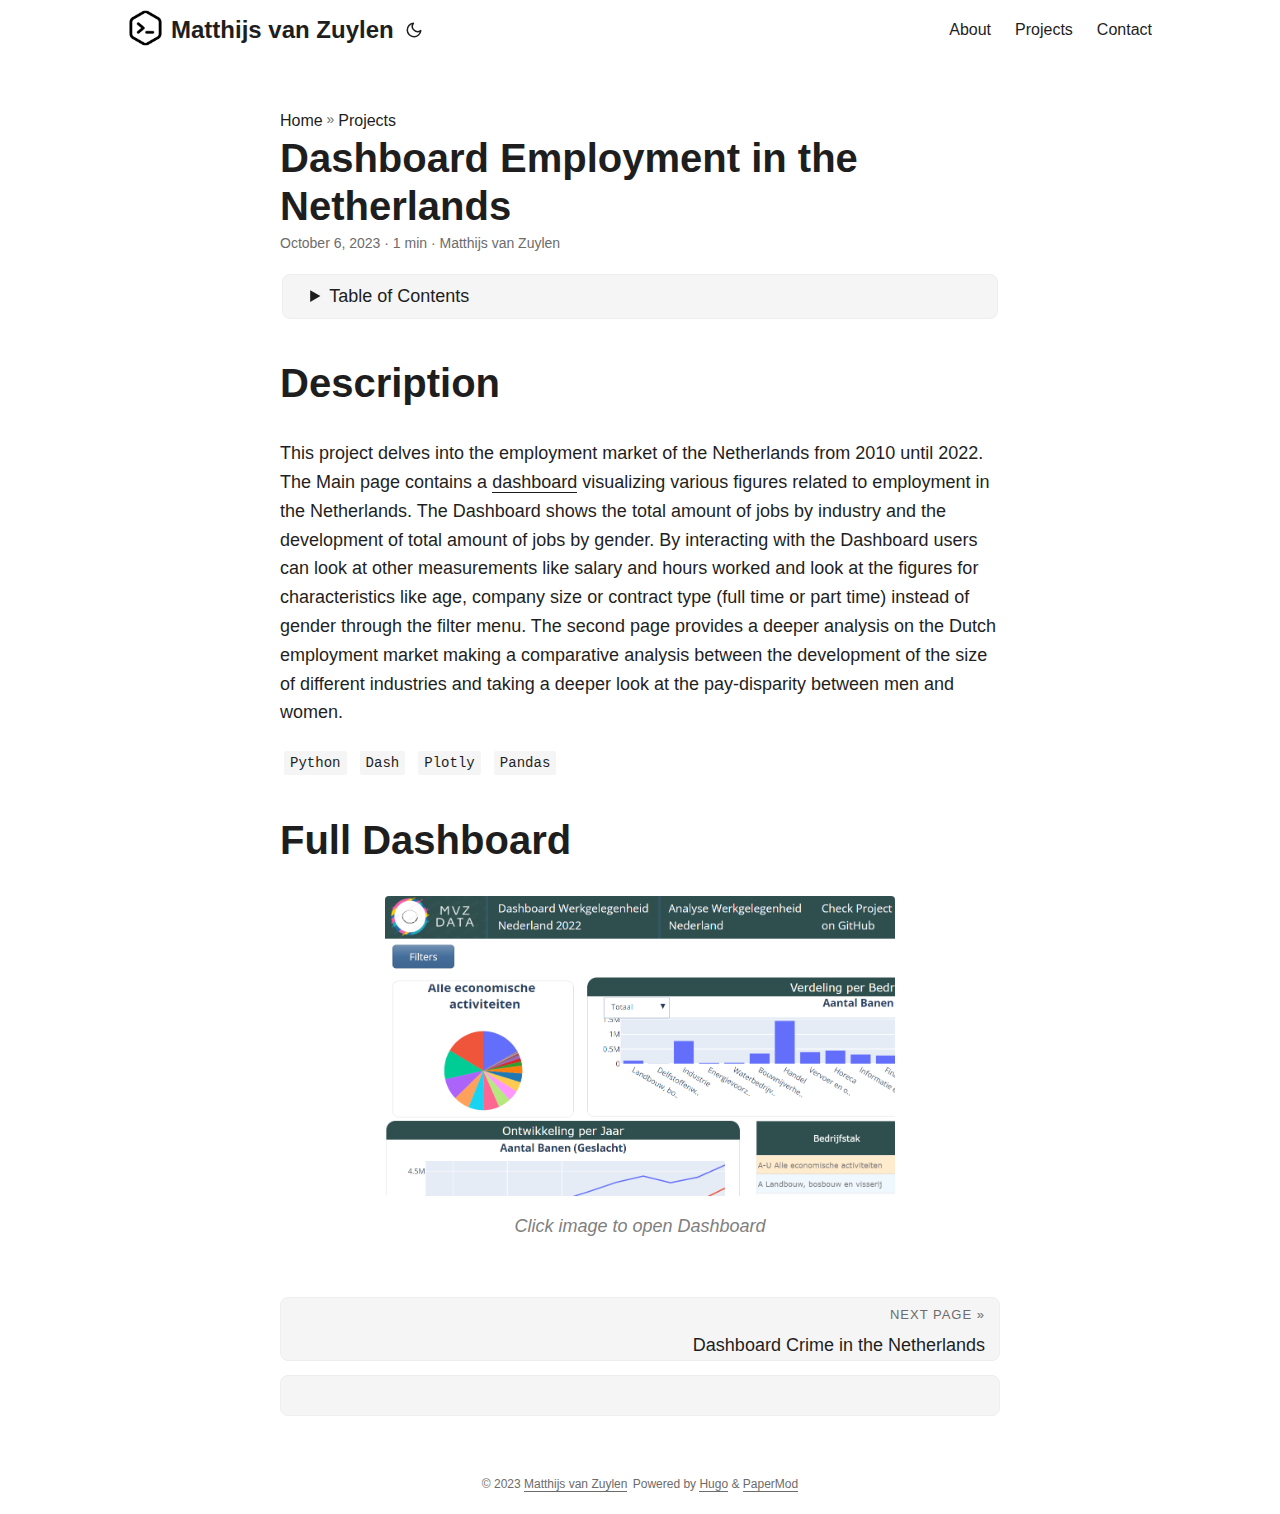
<file: projects/dashboard-employment-in-the-netherlands/index.html>
<!doctype html><html lang=en dir=auto><head><meta charset=utf-8><meta http-equiv=x-ua-compatible content="IE=edge"><meta name=viewport content="width=device-width,initial-scale=1,shrink-to-fit=no"><meta name=robots content="index, follow"><title>Dashboard Employment in the Netherlands | Matthijs van Zuylen</title><meta name=keywords content><meta name=description content="Description This project delves into the employment market of the Netherlands from 2010 until 2022. The Main page contains a dashboard visualizing various figures related to employment in the Netherlands. Initially the Dashboard shows the total amount of jobs by industry and the development of total amount of jobs by gender. By interacting with the Dashboard users can look at other measurements like salary and hours worked and for example look at the figures for characteristics like age, company size or contract type (full time or part time) instead of gender through the filter menu and choose to see the figures for men or women specifically or 20 to 25 year-olds."><meta name=author content="Matthijs van Zuylen"><link rel=canonical href=https://matthijsvz88.github.io/projects/dashboard-employment-in-the-netherlands/><link crossorigin=anonymous href=https://matthijsvz88.github.io/assets/css/stylesheet.min.034ca62fa23e1a5cfde329cf41de667fa01bcf1c752fd52da721520e3ac959b1.css integrity="sha256-A0ymL6I+Glz94ynPQd5mf6Abzxx1L9UtpyFSDjrJWbE=" rel="preload stylesheet" as=style><script defer crossorigin=anonymous src=https://matthijsvz88.github.io/assets/js/highlight.min.b95bacdc39e37a332a9f883b1e78be4abc1fdca2bc1f2641f55e3cd3dabd4d61.js integrity="sha256-uVus3DnjejMqn4g7Hni+Srwf3KK8HyZB9V4809q9TWE=" onload=hljs.initHighlightingOnLoad()></script>
<link rel=icon href=https://matthijsvz88.github.io/%3Clink%20/%20abs%20url%3E><link rel=icon type=image/png sizes=16x16 href=https://matthijsvz88.github.io/%3Clink%20/%20abs%20url%3E><link rel=icon type=image/png sizes=32x32 href=https://matthijsvz88.github.io/%3Clink%20/%20abs%20url%3E><link rel=apple-touch-icon href=https://matthijsvz88.github.io/%3Clink%20/%20abs%20url%3E><link rel=mask-icon href=https://matthijsvz88.github.io/%3Clink%20/%20abs%20url%3E><meta name=theme-color content="#2e2e33"><meta name=msapplication-TileColor content="#2e2e33"><noscript><style>#theme-toggle,.top-link{display:none}</style></noscript><meta property="og:title" content="Dashboard Employment in the Netherlands"><meta property="og:description" content="Description This project delves into the employment market of the Netherlands from 2010 until 2022. The Main page contains a dashboard visualizing various figures related to employment in the Netherlands. Initially the Dashboard shows the total amount of jobs by industry and the development of total amount of jobs by gender. By interacting with the Dashboard users can look at other measurements like salary and hours worked and for example look at the figures for characteristics like age, company size or contract type (full time or part time) instead of gender through the filter menu and choose to see the figures for men or women specifically or 20 to 25 year-olds."><meta property="og:type" content="article"><meta property="og:url" content="https://matthijsvz88.github.io/projects/dashboard-employment-in-the-netherlands/"><meta property="og:image" content="https://matthijsvz88.github.io/%3Clink%20or%20path%20of%20image%20for%20opengraph,%20twitter-cards%3E"><meta property="article:section" content="projects"><meta property="article:published_time" content="2023-10-06T23:15:00+07:00"><meta property="article:modified_time" content="2023-10-06T23:15:00+07:00"><meta property="og:site_name" content="MatthijsvanZuylen"><meta name=twitter:card content="summary_large_image"><meta name=twitter:image content="https://matthijsvz88.github.io/%3Clink%20or%20path%20of%20image%20for%20opengraph,%20twitter-cards%3E"><meta name=twitter:title content="Dashboard Employment in the Netherlands"><meta name=twitter:description content="Description This project delves into the employment market of the Netherlands from 2010 until 2022. The Main page contains a dashboard visualizing various figures related to employment in the Netherlands. Initially the Dashboard shows the total amount of jobs by industry and the development of total amount of jobs by gender. By interacting with the Dashboard users can look at other measurements like salary and hours worked and for example look at the figures for characteristics like age, company size or contract type (full time or part time) instead of gender through the filter menu and choose to see the figures for men or women specifically or 20 to 25 year-olds."><script type=application/ld+json>{"@context":"https://schema.org","@type":"BreadcrumbList","itemListElement":[{"@type":"ListItem","position":1,"name":"Projects","item":"https://matthijsvz88.github.io/projects/"},{"@type":"ListItem","position":2,"name":"Dashboard Employment in the Netherlands","item":"https://matthijsvz88.github.io/projects/dashboard-employment-in-the-netherlands/"}]}</script><script type=application/ld+json>{"@context":"https://schema.org","@type":"BlogPosting","headline":"Dashboard Employment in the Netherlands","name":"Dashboard Employment in the Netherlands","description":"Description This project delves into the employment market of the Netherlands from 2010 until 2022. The Main page contains a dashboard visualizing various figures related to employment in the Netherlands. Initially the Dashboard shows the total amount of jobs by industry and the development of total amount of jobs by gender. By interacting with the Dashboard users can look at other measurements like salary and hours worked and for example look at the figures for characteristics like age, company size or contract type (full time or part time) instead of gender through the filter menu and choose to see the figures for men or women specifically or 20 to 25 year-olds.","keywords":[],"articleBody":"Description This project delves into the employment market of the Netherlands from 2010 until 2022. The Main page contains a dashboard visualizing various figures related to employment in the Netherlands. Initially the Dashboard shows the total amount of jobs by industry and the development of total amount of jobs by gender. By interacting with the Dashboard users can look at other measurements like salary and hours worked and for example look at the figures for characteristics like age, company size or contract type (full time or part time) instead of gender through the filter menu and choose to see the figures for men or women specifically or 20 to 25 year-olds. The second page provides a deeper analysis on the Dutch employment market making a comparative analysis between the development of the size of different industries and taking a deeper look at the pay-disparity between men and women.\nPython Dash Plotly Pandas\nFull Dashboard Click image to open Dashboard ","wordCount":"159","inLanguage":"en","datePublished":"2023-10-06T23:15:00+07:00","dateModified":"2023-10-06T23:15:00+07:00","author":{"@type":"Person","name":"Matthijs van Zuylen"},"mainEntityOfPage":{"@type":"WebPage","@id":"https://matthijsvz88.github.io/projects/dashboard-employment-in-the-netherlands/"},"publisher":{"@type":"Organization","name":"Matthijs van Zuylen","logo":{"@type":"ImageObject","url":"https://matthijsvz88.github.io/%3Clink%20/%20abs%20url%3E"}}}</script></head><body id=top><script>localStorage.getItem("pref-theme")==="dark"&&document.body.classList.add("dark")</script><header class=header><nav class=nav><div class=logo><a href=https://matthijsvz88.github.io/ accesskey=h title="Matthijs van Zuylen (Alt + H)"><img src=https://matthijsvz88.github.io/images/coding.png alt=logo aria-label=logo height=35>Matthijs van Zuylen</a>
<span class=logo-switches><button id=theme-toggle accesskey=t title="(Alt + T)"><svg id="moon" xmlns="http://www.w3.org/2000/svg" width="24" height="24" viewBox="0 0 24 24" fill="none" stroke="currentcolor" stroke-width="2" stroke-linecap="round" stroke-linejoin="round"><path d="M21 12.79A9 9 0 1111.21 3 7 7 0 0021 12.79z"/></svg><svg id="sun" xmlns="http://www.w3.org/2000/svg" width="24" height="24" viewBox="0 0 24 24" fill="none" stroke="currentcolor" stroke-width="2" stroke-linecap="round" stroke-linejoin="round"><circle cx="12" cy="12" r="5"/><line x1="12" y1="1" x2="12" y2="3"/><line x1="12" y1="21" x2="12" y2="23"/><line x1="4.22" y1="4.22" x2="5.64" y2="5.64"/><line x1="18.36" y1="18.36" x2="19.78" y2="19.78"/><line x1="1" y1="12" x2="3" y2="12"/><line x1="21" y1="12" x2="23" y2="12"/><line x1="4.22" y1="19.78" x2="5.64" y2="18.36"/><line x1="18.36" y1="5.64" x2="19.78" y2="4.22"/></svg></button></span></div><ul id=menu><li><a href=https://matthijsvz88.github.io/about/ title=About><span>About</span></a></li><li><a href=https://matthijsvz88.github.io/projects/ title=Projects><span>Projects</span></a></li><li><a href=https://matthijsvz88.github.io/contact/ title=Contact><span>Contact</span></a></li></ul></nav></header><main class=main><article class=post-single><header class=post-header><div class=breadcrumbs><a href=https://matthijsvz88.github.io/>Home</a>&nbsp;»&nbsp;<a href=https://matthijsvz88.github.io/projects/>Projects</a></div><h1 class=post-title>Dashboard Employment in the Netherlands</h1><div class=post-meta><span title='2023-10-06 23:15:00 +0700 +0700'>October 6, 2023</span>&nbsp;·&nbsp;1 min&nbsp;·&nbsp;Matthijs van Zuylen</div></header><div class=toc><details><summary accesskey=c title="(Alt + C)"><span class=details>Table of Contents</span></summary><div class=inner><ul><li><a href=#description aria-label=Description>Description</a></li><li><a href=#full-dashboard aria-label="Full Dashboard">Full Dashboard</a></li></ul></div></details></div><div class=post-content><h1 id=description>Description<a hidden class=anchor aria-hidden=true href=#description>#</a></h1><p>This project delves into the employment market of the Netherlands from 2010 until 2022. The Main page contains a <a href=https://dashboard-employment-nl-f7bcced90ca6.herokuapp.com/ target=_blank>dashboard</a> visualizing various figures related to employment in the Netherlands. The Dashboard shows the total amount of jobs by industry and the development of total amount of jobs by gender. By interacting with the Dashboard users can look at other measurements like salary and hours worked and look at the figures for characteristics like age, company size or contract type (full time or part time) instead of gender through the filter menu.  The second page provides a deeper analysis on the Dutch employment market making a comparative analysis between the development of the size of different industries and taking a deeper look at the pay-disparity between men and women.</p><p><code>Python</code> <code>Dash</code> <code>Plotly</code> <code>Pandas</code></p><h1 id=full-dashboard>Full Dashboard<a hidden class=anchor aria-hidden=true href=#full-dashboard>#</a></h1><center><a href=https://dashboard-employment-nl-f7bcced90ca6.herokuapp.com/ target=_blank><img src=https://matthijsvz88.github.io/images/dashboard-employment.png width=510 height=300></a><figcaption>Click image to open Dashboard</figcaption></center></div><footer class=post-footer><nav class=paginav><a class=next href=https://matthijsvz88.github.io/projects/dashboard-crime-in-the-netherlands/><span class=title>Next Page »</span><br><span>Dashboard Crime in the Netherlands</span></a></nav><div class=share-buttons><a target=_blank rel="noopener noreferrer" aria-label="share Dashboard Employment in the Netherlands on twitter" href="https://twitter.com/intent/tweet/?text=Dashboard%20Employment%20in%20the%20Netherlands&amp;url=https%3a%2f%2fmatthijsvz88.github.io%2fprojects%2fdashboard-employment-in-the-netherlands%2f&amp;hashtags="><svg viewBox="0 0 512 512"><path d="M449.446.0C483.971.0 512 28.03 512 62.554v386.892C512 483.97 483.97 512 449.446 512H62.554c-34.524.0-62.554-28.03-62.554-62.554V62.554c0-34.524 28.029-62.554 62.554-62.554h386.892zM195.519 424.544c135.939.0 210.268-112.643 210.268-210.268.0-3.218.0-6.437-.153-9.502 14.406-10.421 26.973-23.448 36.935-38.314-13.18 5.824-27.433 9.809-42.452 11.648 15.326-9.196 26.973-23.602 32.49-40.92-14.252 8.429-30.038 14.56-46.896 17.931-13.487-14.406-32.644-23.295-53.946-23.295-40.767.0-73.87 33.104-73.87 73.87.0 5.824.613 11.494 1.992 16.858-61.456-3.065-115.862-32.49-152.337-77.241-6.284 10.881-9.962 23.601-9.962 37.088.0 25.594 13.027 48.276 32.95 61.456-12.107-.307-23.448-3.678-33.41-9.196v.92c0 35.862 25.441 65.594 59.311 72.49-6.13 1.686-12.72 2.606-19.464 2.606-4.751.0-9.348-.46-13.946-1.38 9.349 29.426 36.628 50.728 68.965 51.341-25.287 19.771-57.164 31.571-91.8 31.571-5.977.0-11.801-.306-17.625-1.073 32.337 21.15 71.264 33.41 112.95 33.41z"/></svg></a><a target=_blank rel="noopener noreferrer" aria-label="share Dashboard Employment in the Netherlands on linkedin" href="https://www.linkedin.com/shareArticle?mini=true&amp;url=https%3a%2f%2fmatthijsvz88.github.io%2fprojects%2fdashboard-employment-in-the-netherlands%2f&amp;title=Dashboard%20Employment%20in%20the%20Netherlands&amp;summary=Dashboard%20Employment%20in%20the%20Netherlands&amp;source=https%3a%2f%2fmatthijsvz88.github.io%2fprojects%2fdashboard-employment-in-the-netherlands%2f"><svg viewBox="0 0 512 512"><path d="M449.446.0C483.971.0 512 28.03 512 62.554v386.892C512 483.97 483.97 512 449.446 512H62.554c-34.524.0-62.554-28.03-62.554-62.554V62.554c0-34.524 28.029-62.554 62.554-62.554h386.892zM160.461 423.278V197.561h-75.04v225.717h75.04zm270.539.0V293.839c0-69.333-37.018-101.586-86.381-101.586-39.804.0-57.634 21.891-67.617 37.266v-31.958h-75.021c.995 21.181.0 225.717.0 225.717h75.02V297.222c0-6.748.486-13.492 2.474-18.315 5.414-13.475 17.767-27.434 38.494-27.434 27.135.0 38.007 20.707 38.007 51.037v120.768H431zM123.448 88.722C97.774 88.722 81 105.601 81 127.724c0 21.658 16.264 39.002 41.455 39.002h.484c26.165.0 42.452-17.344 42.452-39.002-.485-22.092-16.241-38.954-41.943-39.002z"/></svg></a><a target=_blank rel="noopener noreferrer" aria-label="share Dashboard Employment in the Netherlands on reddit" href="https://reddit.com/submit?url=https%3a%2f%2fmatthijsvz88.github.io%2fprojects%2fdashboard-employment-in-the-netherlands%2f&title=Dashboard%20Employment%20in%20the%20Netherlands"><svg viewBox="0 0 512 512"><path d="M449.446.0C483.971.0 512 28.03 512 62.554v386.892C512 483.97 483.97 512 449.446 512H62.554c-34.524.0-62.554-28.03-62.554-62.554V62.554c0-34.524 28.029-62.554 62.554-62.554h386.892zM446 265.638c0-22.964-18.616-41.58-41.58-41.58-11.211.0-21.361 4.457-28.841 11.666-28.424-20.508-67.586-33.757-111.204-35.278l18.941-89.121 61.884 13.157c.756 15.734 13.642 28.29 29.56 28.29 16.407.0 29.706-13.299 29.706-29.701.0-16.403-13.299-29.702-29.706-29.702-11.666.0-21.657 6.792-26.515 16.578l-69.105-14.69c-1.922-.418-3.939-.042-5.585 1.036-1.658 1.073-2.811 2.761-3.224 4.686l-21.152 99.438c-44.258 1.228-84.046 14.494-112.837 35.232-7.468-7.164-17.589-11.591-28.757-11.591-22.965.0-41.585 18.616-41.585 41.58.0 16.896 10.095 31.41 24.568 37.918-.639 4.135-.99 8.328-.99 12.576.0 63.977 74.469 115.836 166.33 115.836s166.334-51.859 166.334-115.836c0-4.218-.347-8.387-.977-12.493 14.564-6.47 24.735-21.034 24.735-38.001zM326.526 373.831c-20.27 20.241-59.115 21.816-70.534 21.816-11.428.0-50.277-1.575-70.522-21.82-3.007-3.008-3.007-7.882.0-10.889 3.003-2.999 7.882-3.003 10.885.0 12.777 12.781 40.11 17.317 59.637 17.317 19.522.0 46.86-4.536 59.657-17.321 3.016-2.999 7.886-2.995 10.885.008 3.008 3.011 3.003 7.882-.008 10.889zm-5.23-48.781c-16.373.0-29.701-13.324-29.701-29.698.0-16.381 13.328-29.714 29.701-29.714 16.378.0 29.706 13.333 29.706 29.714.0 16.374-13.328 29.698-29.706 29.698zM160.91 295.348c0-16.381 13.328-29.71 29.714-29.71 16.369.0 29.689 13.329 29.689 29.71.0 16.373-13.32 29.693-29.689 29.693-16.386.0-29.714-13.32-29.714-29.693z"/></svg></a><a target=_blank rel="noopener noreferrer" aria-label="share Dashboard Employment in the Netherlands on facebook" href="https://facebook.com/sharer/sharer.php?u=https%3a%2f%2fmatthijsvz88.github.io%2fprojects%2fdashboard-employment-in-the-netherlands%2f"><svg viewBox="0 0 512 512"><path d="M449.446.0C483.971.0 512 28.03 512 62.554v386.892C512 483.97 483.97 512 449.446 512H342.978V319.085h66.6l12.672-82.621h-79.272v-53.617c0-22.603 11.073-44.636 46.58-44.636H425.6v-70.34s-32.71-5.582-63.982-5.582c-65.288.0-107.96 39.569-107.96 111.204v62.971h-72.573v82.621h72.573V512h-191.104c-34.524.0-62.554-28.03-62.554-62.554V62.554c0-34.524 28.029-62.554 62.554-62.554h386.892z"/></svg></a><a target=_blank rel="noopener noreferrer" aria-label="share Dashboard Employment in the Netherlands on whatsapp" href="https://api.whatsapp.com/send?text=Dashboard%20Employment%20in%20the%20Netherlands%20-%20https%3a%2f%2fmatthijsvz88.github.io%2fprojects%2fdashboard-employment-in-the-netherlands%2f"><svg viewBox="0 0 512 512"><path d="M449.446.0C483.971.0 512 28.03 512 62.554v386.892C512 483.97 483.97 512 449.446 512H62.554c-34.524.0-62.554-28.03-62.554-62.554V62.554c0-34.524 28.029-62.554 62.554-62.554h386.892zm-58.673 127.703c-33.842-33.881-78.847-52.548-126.798-52.568-98.799.0-179.21 80.405-179.249 179.234-.013 31.593 8.241 62.428 23.927 89.612l-25.429 92.884 95.021-24.925c26.181 14.28 55.659 21.807 85.658 21.816h.074c98.789.0 179.206-80.413 179.247-179.243.018-47.895-18.61-92.93-52.451-126.81zM263.976 403.485h-.06c-26.734-.01-52.954-7.193-75.828-20.767l-5.441-3.229-56.386 14.792 15.05-54.977-3.542-5.637c-14.913-23.72-22.791-51.136-22.779-79.287.033-82.142 66.867-148.971 149.046-148.971 39.793.014 77.199 15.531 105.329 43.692 28.128 28.16 43.609 65.592 43.594 105.4-.034 82.149-66.866 148.983-148.983 148.984zm81.721-111.581c-4.479-2.242-26.499-13.075-30.604-14.571-4.105-1.495-7.091-2.241-10.077 2.241-2.986 4.483-11.569 14.572-14.182 17.562-2.612 2.988-5.225 3.364-9.703 1.12-4.479-2.241-18.91-6.97-36.017-22.23C231.8 264.15 222.81 249.484 220.198 245s-.279-6.908 1.963-9.14c2.016-2.007 4.48-5.232 6.719-7.847 2.24-2.615 2.986-4.484 4.479-7.472 1.493-2.99.747-5.604-.374-7.846-1.119-2.241-10.077-24.288-13.809-33.256-3.635-8.733-7.327-7.55-10.077-7.688-2.609-.13-5.598-.158-8.583-.158-2.986.0-7.839 1.121-11.944 5.604-4.105 4.484-15.675 15.32-15.675 37.364.0 22.046 16.048 43.342 18.287 46.332 2.24 2.99 31.582 48.227 76.511 67.627 10.685 4.615 19.028 7.371 25.533 9.434 10.728 3.41 20.492 2.929 28.209 1.775 8.605-1.285 26.499-10.833 30.231-21.295 3.732-10.464 3.732-19.431 2.612-21.298-1.119-1.869-4.105-2.99-8.583-5.232z"/></svg></a><a target=_blank rel="noopener noreferrer" aria-label="share Dashboard Employment in the Netherlands on telegram" href="https://telegram.me/share/url?text=Dashboard%20Employment%20in%20the%20Netherlands&amp;url=https%3a%2f%2fmatthijsvz88.github.io%2fprojects%2fdashboard-employment-in-the-netherlands%2f"><svg viewBox="2 2 28 28"><path d="M26.49 29.86H5.5a3.37 3.37.0 01-2.47-1 3.35 3.35.0 01-1-2.47V5.48A3.36 3.36.0 013 3 3.37 3.37.0 015.5 2h21A3.38 3.38.0 0129 3a3.36 3.36.0 011 2.46V26.37a3.35 3.35.0 01-1 2.47 3.38 3.38.0 01-2.51 1.02zm-5.38-6.71a.79.79.0 00.85-.66L24.73 9.24a.55.55.0 00-.18-.46.62.62.0 00-.41-.17q-.08.0-16.53 6.11a.59.59.0 00-.41.59.57.57.0 00.43.52l4 1.24 1.61 4.83a.62.62.0 00.63.43.56.56.0 00.4-.17L16.54 20l4.09 3A.9.9.0 0021.11 23.15zM13.8 20.71l-1.21-4q8.72-5.55 8.78-5.55c.15.0.23.0.23.16a.18.18.0 010 .06s-2.51 2.3-7.52 6.8z"/></svg></a></div></footer></article></main><footer class=footer><span>&copy; 2023 <a href=https://matthijsvz88.github.io/>Matthijs van Zuylen</a></span>
<span>Powered by
<a href=https://gohugo.io/ rel="noopener noreferrer" target=_blank>Hugo</a> &
        <a href=https://git.io/hugopapermod rel=noopener target=_blank>PaperMod</a></span></footer><a href=#top aria-label="go to top" title="Go to Top (Alt + G)" class=top-link id=top-link accesskey=g><svg xmlns="http://www.w3.org/2000/svg" viewBox="0 0 12 6" fill="currentcolor"><path d="M12 6H0l6-6z"/></svg></a><script>let menu=document.getElementById("menu");menu&&(menu.scrollLeft=localStorage.getItem("menu-scroll-position"),menu.onscroll=function(){localStorage.setItem("menu-scroll-position",menu.scrollLeft)}),document.querySelectorAll('a[href^="#"]').forEach(e=>{e.addEventListener("click",function(e){e.preventDefault();var t=this.getAttribute("href").substr(1);window.matchMedia("(prefers-reduced-motion: reduce)").matches?document.querySelector(`[id='${decodeURIComponent(t)}']`).scrollIntoView():document.querySelector(`[id='${decodeURIComponent(t)}']`).scrollIntoView({behavior:"smooth"}),t==="top"?history.replaceState(null,null," "):history.pushState(null,null,`#${t}`)})})</script><script>var mybutton=document.getElementById("top-link");window.onscroll=function(){document.body.scrollTop>800||document.documentElement.scrollTop>800?(mybutton.style.visibility="visible",mybutton.style.opacity="1"):(mybutton.style.visibility="hidden",mybutton.style.opacity="0")}</script><script>document.getElementById("theme-toggle").addEventListener("click",()=>{document.body.className.includes("dark")?(document.body.classList.remove("dark"),localStorage.setItem("pref-theme","light")):(document.body.classList.add("dark"),localStorage.setItem("pref-theme","dark"))})</script></body></html>
</file>
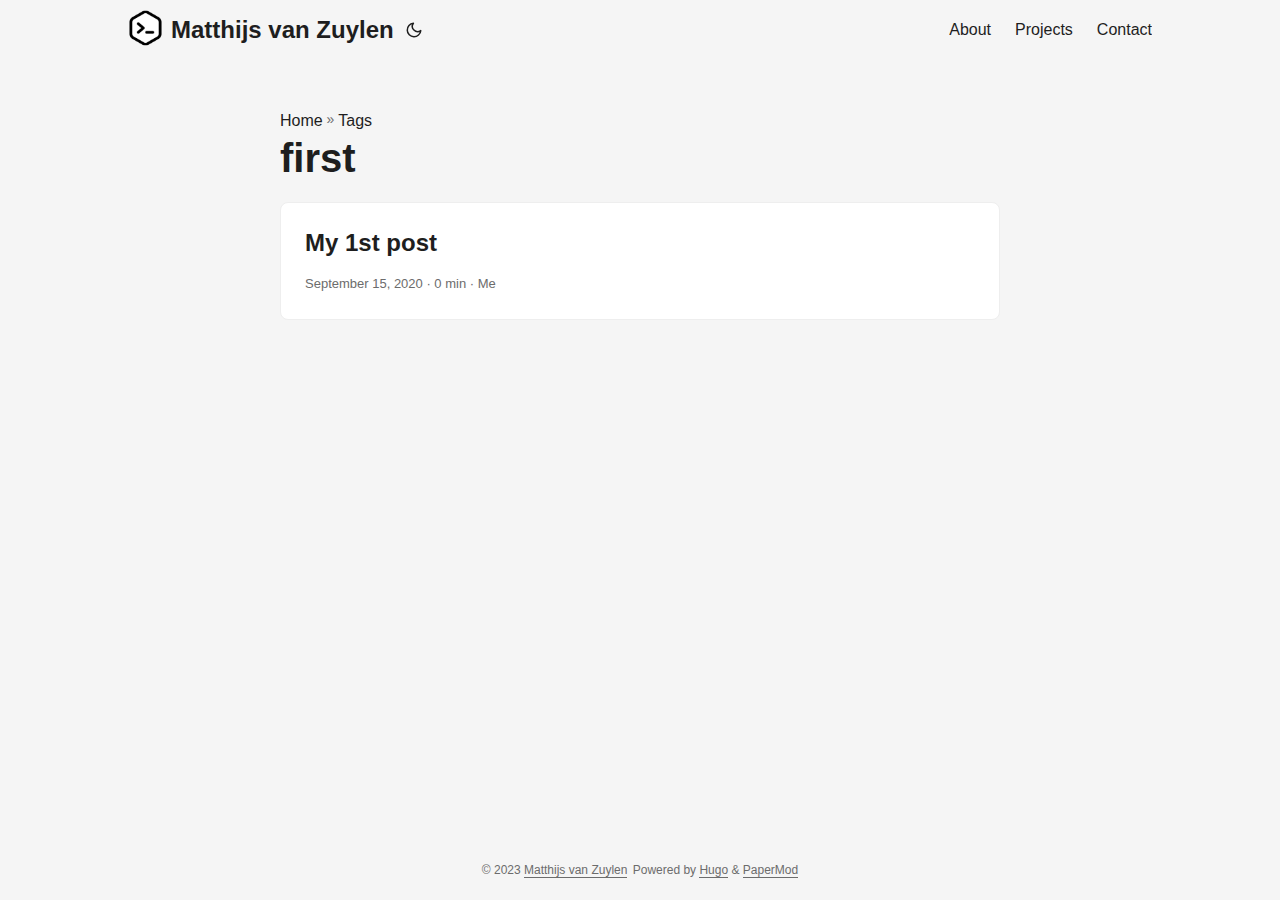
<file: tags/first/index.html>
<!doctype html><html lang=en dir=auto><head><meta charset=utf-8><meta http-equiv=x-ua-compatible content="IE=edge"><meta name=viewport content="width=device-width,initial-scale=1,shrink-to-fit=no"><meta name=robots content="index, follow"><title>first | Matthijs van Zuylen</title><meta name=keywords content><meta name=description content="This is the website of Matthijs van Zuylen"><meta name=author content="Matthijs van Zuylen"><link rel=canonical href=https://matthijsvz88.github.io/tags/first/><link crossorigin=anonymous href=https://matthijsvz88.github.io/assets/css/stylesheet.min.034ca62fa23e1a5cfde329cf41de667fa01bcf1c752fd52da721520e3ac959b1.css integrity="sha256-A0ymL6I+Glz94ynPQd5mf6Abzxx1L9UtpyFSDjrJWbE=" rel="preload stylesheet" as=style><link rel=icon href=https://matthijsvz88.github.io/%3Clink%20/%20abs%20url%3E><link rel=icon type=image/png sizes=16x16 href=https://matthijsvz88.github.io/%3Clink%20/%20abs%20url%3E><link rel=icon type=image/png sizes=32x32 href=https://matthijsvz88.github.io/%3Clink%20/%20abs%20url%3E><link rel=apple-touch-icon href=https://matthijsvz88.github.io/%3Clink%20/%20abs%20url%3E><link rel=mask-icon href=https://matthijsvz88.github.io/%3Clink%20/%20abs%20url%3E><meta name=theme-color content="#2e2e33"><meta name=msapplication-TileColor content="#2e2e33"><link rel=alternate type=application/rss+xml href=https://matthijsvz88.github.io/tags/first/index.xml><noscript><style>#theme-toggle,.top-link{display:none}</style></noscript><meta property="og:title" content="first"><meta property="og:description" content="This is the website of Matthijs van Zuylen"><meta property="og:type" content="website"><meta property="og:url" content="https://matthijsvz88.github.io/tags/first/"><meta property="og:image" content="https://matthijsvz88.github.io/%3Clink%20or%20path%20of%20image%20for%20opengraph,%20twitter-cards%3E"><meta property="og:site_name" content="MatthijsvanZuylen"><meta name=twitter:card content="summary_large_image"><meta name=twitter:image content="https://matthijsvz88.github.io/%3Clink%20or%20path%20of%20image%20for%20opengraph,%20twitter-cards%3E"><meta name=twitter:title content="first"><meta name=twitter:description content="This is the website of Matthijs van Zuylen"></head><body class=list id=top><script>localStorage.getItem("pref-theme")==="dark"&&document.body.classList.add("dark")</script><header class=header><nav class=nav><div class=logo><a href=https://matthijsvz88.github.io/ accesskey=h title="Matthijs van Zuylen (Alt + H)"><img src=https://matthijsvz88.github.io/images/coding.png alt=logo aria-label=logo height=35>Matthijs van Zuylen</a>
<span class=logo-switches><button id=theme-toggle accesskey=t title="(Alt + T)"><svg id="moon" xmlns="http://www.w3.org/2000/svg" width="24" height="24" viewBox="0 0 24 24" fill="none" stroke="currentcolor" stroke-width="2" stroke-linecap="round" stroke-linejoin="round"><path d="M21 12.79A9 9 0 1111.21 3 7 7 0 0021 12.79z"/></svg><svg id="sun" xmlns="http://www.w3.org/2000/svg" width="24" height="24" viewBox="0 0 24 24" fill="none" stroke="currentcolor" stroke-width="2" stroke-linecap="round" stroke-linejoin="round"><circle cx="12" cy="12" r="5"/><line x1="12" y1="1" x2="12" y2="3"/><line x1="12" y1="21" x2="12" y2="23"/><line x1="4.22" y1="4.22" x2="5.64" y2="5.64"/><line x1="18.36" y1="18.36" x2="19.78" y2="19.78"/><line x1="1" y1="12" x2="3" y2="12"/><line x1="21" y1="12" x2="23" y2="12"/><line x1="4.22" y1="19.78" x2="5.64" y2="18.36"/><line x1="18.36" y1="5.64" x2="19.78" y2="4.22"/></svg></button></span></div><ul id=menu><li><a href=https://matthijsvz88.github.io/about/ title=About><span>About</span></a></li><li><a href=https://matthijsvz88.github.io/projects/ title=Projects><span>Projects</span></a></li><li><a href=https://matthijsvz88.github.io/contact/ title=Contact><span>Contact</span></a></li></ul></nav></header><main class=main><header class=page-header><div class=breadcrumbs><a href=https://matthijsvz88.github.io/>Home</a>&nbsp;»&nbsp;<a href=https://matthijsvz88.github.io/tags/>Tags</a></div><h1>first</h1></header><article class="post-entry tag-entry"><header class=entry-header><h2>My 1st post</h2></header><section class=entry-content><p></p></section><footer class=entry-footer><span title='2020-09-15 11:30:03 +0000 +0000'>September 15, 2020</span>&nbsp;·&nbsp;0 min&nbsp;·&nbsp;Me</footer><a class=entry-link aria-label="post link to My 1st post" href=https://matthijsvz88.github.io/page/></a></article></main><footer class=footer><span>&copy; 2023 <a href=https://matthijsvz88.github.io/>Matthijs van Zuylen</a></span>
<span>Powered by
<a href=https://gohugo.io/ rel="noopener noreferrer" target=_blank>Hugo</a> &
        <a href=https://git.io/hugopapermod rel=noopener target=_blank>PaperMod</a></span></footer><a href=#top aria-label="go to top" title="Go to Top (Alt + G)" class=top-link id=top-link accesskey=g><svg xmlns="http://www.w3.org/2000/svg" viewBox="0 0 12 6" fill="currentcolor"><path d="M12 6H0l6-6z"/></svg></a><script>let menu=document.getElementById("menu");menu&&(menu.scrollLeft=localStorage.getItem("menu-scroll-position"),menu.onscroll=function(){localStorage.setItem("menu-scroll-position",menu.scrollLeft)}),document.querySelectorAll('a[href^="#"]').forEach(e=>{e.addEventListener("click",function(e){e.preventDefault();var t=this.getAttribute("href").substr(1);window.matchMedia("(prefers-reduced-motion: reduce)").matches?document.querySelector(`[id='${decodeURIComponent(t)}']`).scrollIntoView():document.querySelector(`[id='${decodeURIComponent(t)}']`).scrollIntoView({behavior:"smooth"}),t==="top"?history.replaceState(null,null," "):history.pushState(null,null,`#${t}`)})})</script><script>var mybutton=document.getElementById("top-link");window.onscroll=function(){document.body.scrollTop>800||document.documentElement.scrollTop>800?(mybutton.style.visibility="visible",mybutton.style.opacity="1"):(mybutton.style.visibility="hidden",mybutton.style.opacity="0")}</script><script>document.getElementById("theme-toggle").addEventListener("click",()=>{document.body.className.includes("dark")?(document.body.classList.remove("dark"),localStorage.setItem("pref-theme","light")):(document.body.classList.add("dark"),localStorage.setItem("pref-theme","dark"))})</script></body></html>
</file>
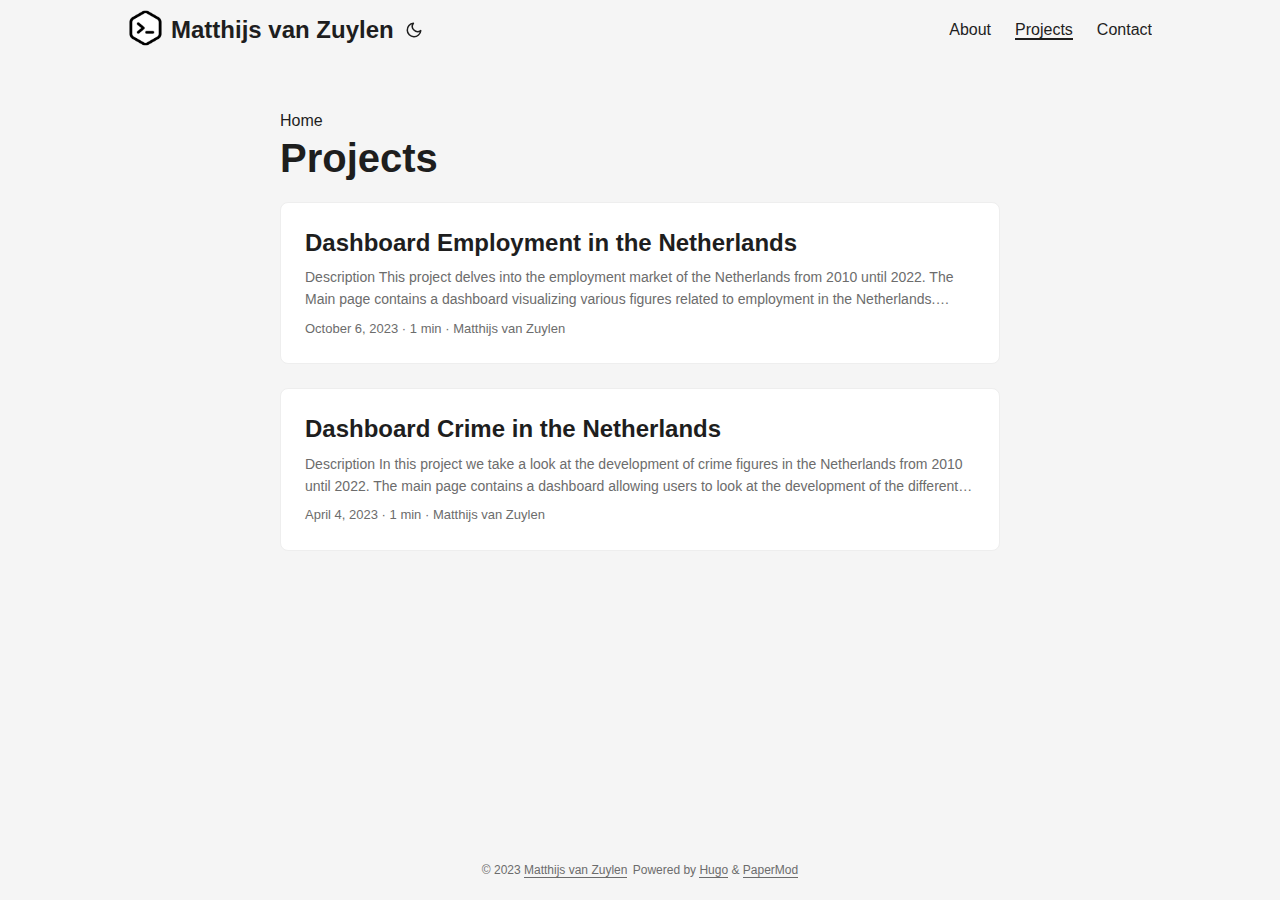
<file: projects/page/1/index.html>
<!doctype html><html lang=en-us><head><title>https://matthijsvz88.github.io/projects/</title><link rel=canonical href=https://matthijsvz88.github.io/projects/><meta name=robots content="noindex"><meta charset=utf-8><meta http-equiv=refresh content="0; url=https://matthijsvz88.github.io/projects/"></head></html>
</file>
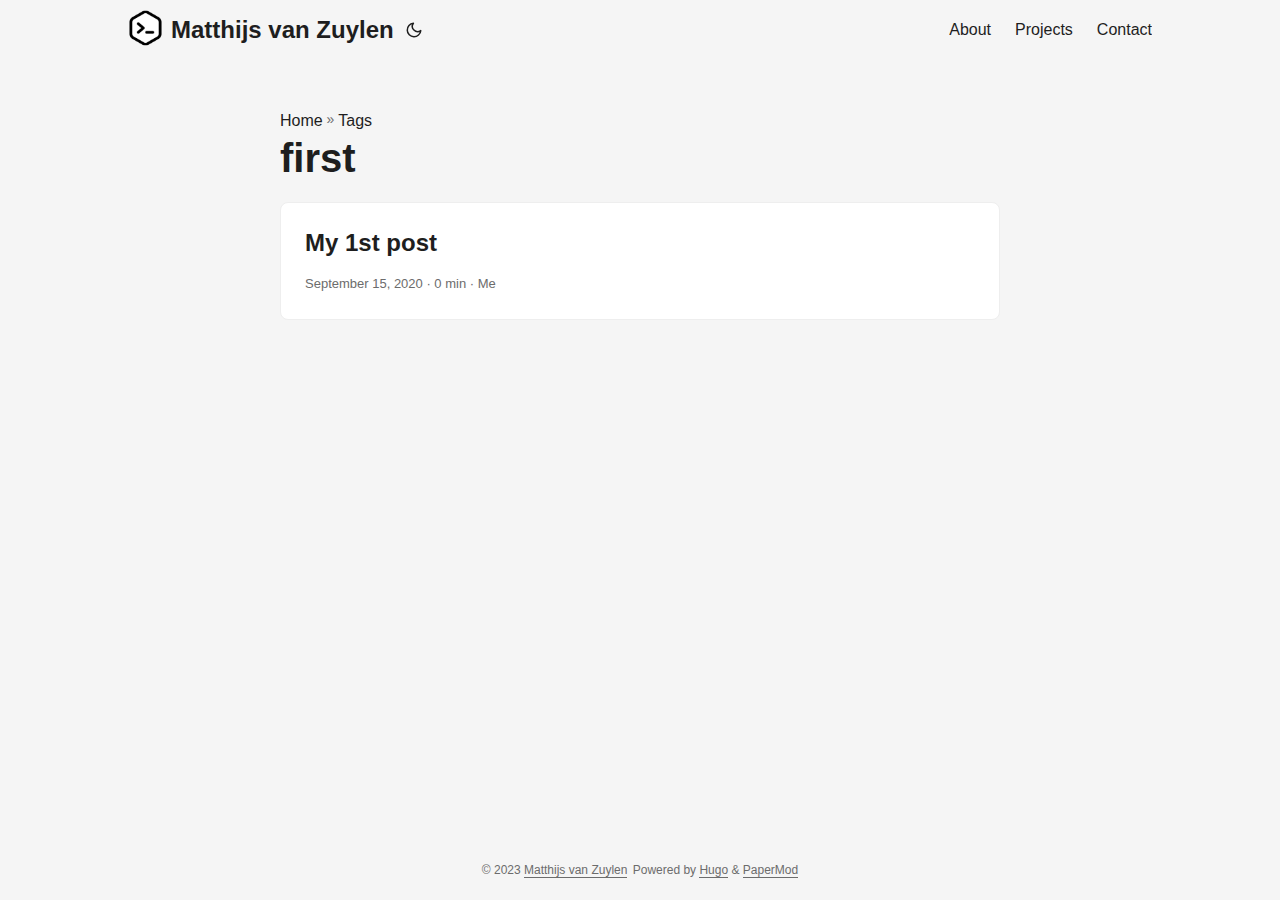
<file: tags/first/page/1/index.html>
<!doctype html><html lang=en-us><head><title>https://matthijsvz88.github.io/tags/first/</title><link rel=canonical href=https://matthijsvz88.github.io/tags/first/><meta name=robots content="noindex"><meta charset=utf-8><meta http-equiv=refresh content="0; url=https://matthijsvz88.github.io/tags/first/"></head></html>
</file>
